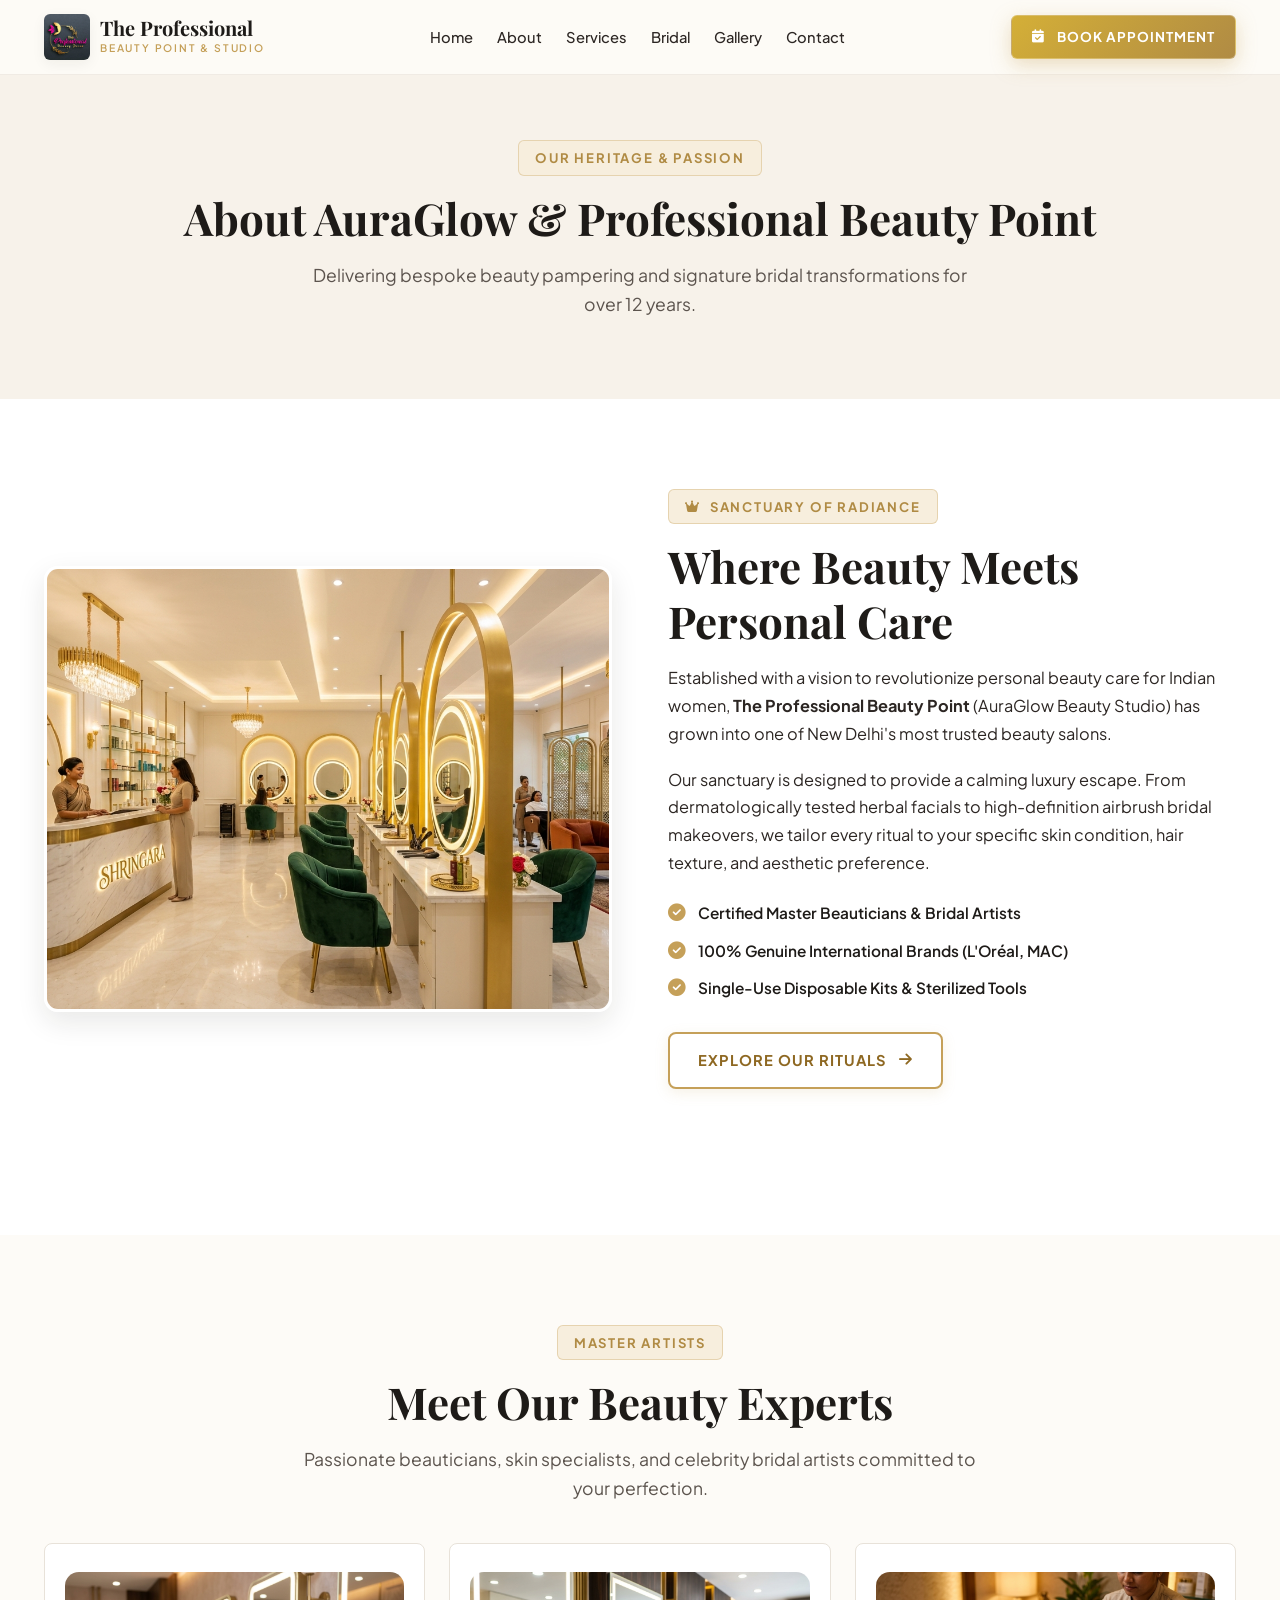
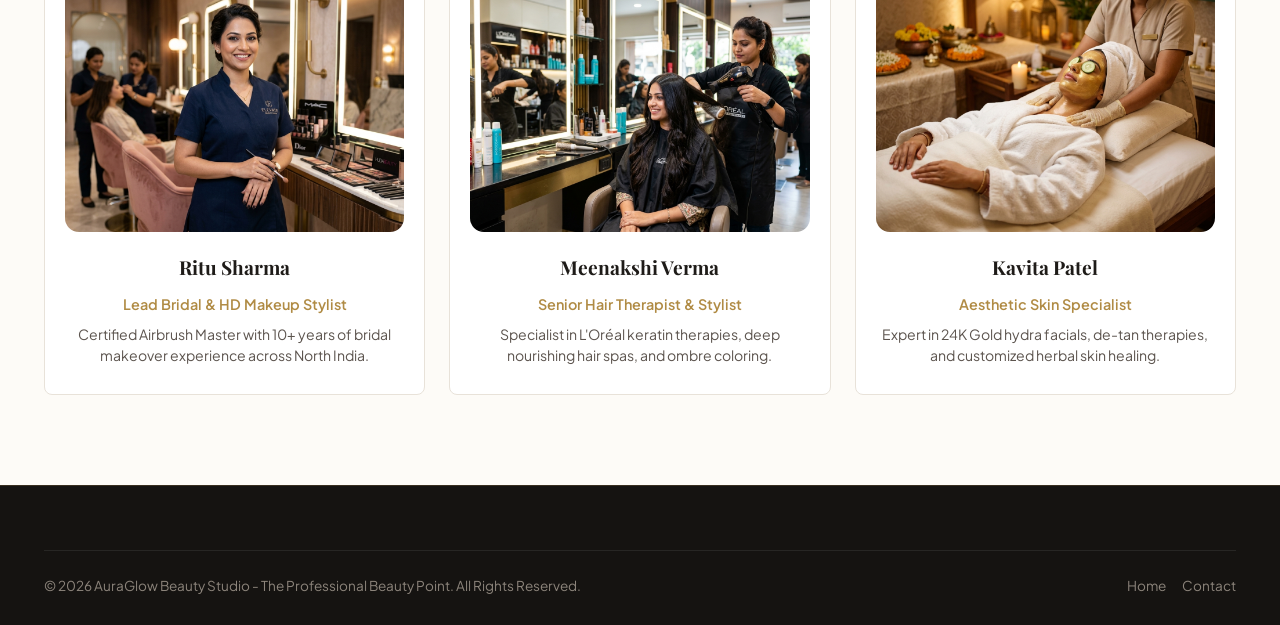
<file: about.html>
<!DOCTYPE html>
<html lang="en">
<head>
  <meta charset="UTF-8">
  <meta name="viewport" content="width=device-width, initial-scale=1.0, maximum-scale=5.0">
  <title>About Us | AuraGlow & The Professional Beauty Point</title>
  <meta name="description" content="Learn more about AuraGlow Beauty Studio and The Professional Beauty Point - Delhi's premier Indian beauty parlour and bridal salon.">
  
  <link rel="icon" type="image/jpeg" href="assets/images/logo.jpg">
  <link rel="stylesheet" href="https://cdnjs.cloudflare.com/ajax/libs/font-awesome/6.4.0/css/all.min.css">
  <link rel="stylesheet" href="css/style.css">
</head>
<body>

  <!-- HEADER -->
  <header class="header">
    <div class="container navbar">
      <a href="index.html" class="brand-logo-wrapper">
        <img src="assets/images/logo.jpg" alt="Logo" class="logo-img">
        <div class="brand-text">
          <span class="brand-title">The Professional</span>
          <span class="brand-subtitle">BEAUTY POINT & STUDIO</span>
        </div>
      </a>

      <nav>
        <ul class="nav-links">
          <li><a href="index.html" class="nav-link">Home</a></li>
          <li><a href="about.html" class="nav-link active">About</a></li>
          <li><a href="services.html" class="nav-link">Services</a></li>
          <li><a href="bridal.html" class="nav-link">Bridal</a></li>
          <li><a href="gallery.html" class="nav-link">Gallery</a></li>
          <li><a href="contact.html" class="nav-link">Contact</a></li>
        </ul>
      </nav>

      <div class="header-cta">
        <a href="contact.html#booking" class="btn btn-primary btn-sm">
          <i class="fa-solid fa-calendar-check"></i> Book Appointment
        </a>
      </div>

      <button class="hamburger-btn" aria-label="Toggle Navigation"><i class="fa-solid fa-bars"></i></button>
    </div>
  </header>

  <!-- Mobile Navigation Drawer -->
  <div class="mobile-nav-overlay"></div>
  <div class="mobile-nav-drawer">
    <div>
      <div class="mobile-drawer-header">
        <div class="brand-logo-wrapper">
          <img src="assets/images/logo.jpg" alt="Logo" class="logo-img" style="height: 38px;">
          <div class="brand-text">
            <span class="brand-title" style="font-size: 1.1rem;">The Professional</span>
            <span class="brand-subtitle">BEAUTY POINT</span>
          </div>
        </div>
        <button class="mobile-close-btn">&times;</button>
      </div>

      <nav class="mobile-nav-links">
        <a href="index.html" class="mobile-nav-link"><i class="fa-solid fa-house"></i> Home</a>
        <a href="about.html" class="mobile-nav-link"><i class="fa-solid fa-heart"></i> About Us</a>
        <a href="services.html" class="mobile-nav-link"><i class="fa-solid fa-spa"></i> Services</a>
        <a href="bridal.html" class="mobile-nav-link"><i class="fa-solid fa-crown"></i> Bridal Studio</a>
        <a href="gallery.html" class="mobile-nav-link"><i class="fa-solid fa-images"></i> Gallery</a>
        <a href="contact.html" class="mobile-nav-link"><i class="fa-solid fa-location-dot"></i> Contact Us</a>
      </nav>
    </div>

    <div style="margin-top: 24px;">
      <a href="contact.html#booking" class="btn btn-primary btn-full">
        <i class="fa-solid fa-calendar-check"></i> Book Appointment
      </a>
    </div>
  </div>

  <!-- PAGE HERO HEADER -->
  <section style="padding-top: 140px; padding-bottom: 40px; background: var(--secondary-beige); text-align: center;">
    <div class="container">
      <span class="section-tag">Our Heritage & Passion</span>
      <h1 class="section-title">About AuraGlow & Professional Beauty Point</h1>
      <p class="section-subtitle">Delivering bespoke beauty pampering and signature bridal transformations for over 12 years.</p>
    </div>
  </section>

  <!-- STORY SECTION -->
  <section class="section-padding" style="background: #FFFFFF;">
    <div class="container">
      <div class="about-grid">
        <div class="about-img-box">
          <img src="assets/images/salon-interior.jpg" alt="Salon Interior Sanctuary">
        </div>
        <div class="about-content">
          <span class="section-tag"><i class="fa-solid fa-crown"></i> Sanctuary of Radiance</span>
          <h2 class="section-title">Where Beauty Meets Personal Care</h2>
          <p>
            Established with a vision to revolutionize personal beauty care for Indian women, <strong>The Professional Beauty Point</strong> (AuraGlow Beauty Studio) has grown into one of New Delhi's most trusted beauty salons.
          </p>
          <p>
            Our sanctuary is designed to provide a calming luxury escape. From dermatologically tested herbal facials to high-definition airbrush bridal makeovers, we tailor every ritual to your specific skin condition, hair texture, and aesthetic preference.
          </p>

          <div class="about-highlights-list">
            <div class="about-highlight-item">
              <i class="fa-solid fa-circle-check"></i> Certified Master Beauticians & Bridal Artists
            </div>
            <div class="about-highlight-item">
              <i class="fa-solid fa-circle-check"></i> 100% Genuine International Brands (L'Oréal, MAC)
            </div>
            <div class="about-highlight-item">
              <i class="fa-solid fa-circle-check"></i> Single-Use Disposable Kits & Sterilized Tools
            </div>
          </div>

          <div style="margin-top: 24px;">
            <a href="services.html" class="btn btn-outline-gold">
              Explore Our Rituals <i class="fa-solid fa-arrow-right btn-icon-circle"></i>
            </a>
          </div>
        </div>
      </div>
    </div>
  </section>

  <!-- TEAM SHOWCASE -->
  <section class="section-padding" style="background: var(--primary-ivory);">
    <div class="container text-center">
      <span class="section-tag">Master Artists</span>
      <h2 class="section-title">Meet Our Beauty Experts</h2>
      <p class="section-subtitle">Passionate beauticians, skin specialists, and celebrity bridal artists committed to your perfection.</p>

      <div class="feature-cards-grid" style="grid-template-columns: repeat(auto-fit, minmax(280px, 1fr));">
        <div class="feature-card" style="background: #FFFFFF; text-align: center;">
          <img src="assets/images/team-artist.jpg" alt="Senior Bridal Artist" style="width: 100%; height: 260px; object-fit: cover; border-radius: var(--radius-md); margin-bottom: 20px;">
          <h3>Ritu Sharma</h3>
          <p style="color: var(--champagne-gold-hover); font-weight: 600; margin-bottom: 8px;">Lead Bridal & HD Makeup Stylist</p>
          <p style="font-size: 0.88rem; color: var(--text-muted);">Certified Airbrush Master with 10+ years of bridal makeover experience across North India.</p>
        </div>

        <div class="feature-card" style="background: #FFFFFF; text-align: center;">
          <img src="assets/images/service-hair.jpg" alt="Hair Care Specialist" style="width: 100%; height: 260px; object-fit: cover; border-radius: var(--radius-md); margin-bottom: 20px;">
          <h3>Meenakshi Verma</h3>
          <p style="color: var(--champagne-gold-hover); font-weight: 600; margin-bottom: 8px;">Senior Hair Therapist & Stylist</p>
          <p style="font-size: 0.88rem; color: var(--text-muted);">Specialist in L'Oréal keratin therapies, deep nourishing hair spas, and ombre coloring.</p>
        </div>

        <div class="feature-card" style="background: #FFFFFF; text-align: center;">
          <img src="assets/images/service-facial.jpg" alt="Skin Care Aesthetician" style="width: 100%; height: 260px; object-fit: cover; border-radius: var(--radius-md); margin-bottom: 20px;">
          <h3>Kavita Patel</h3>
          <p style="color: var(--champagne-gold-hover); font-weight: 600; margin-bottom: 8px;">Aesthetic Skin Specialist</p>
          <p style="font-size: 0.88rem; color: var(--text-muted);">Expert in 24K Gold hydra facials, de-tan therapies, and customized herbal skin healing.</p>
        </div>
      </div>
    </div>
  </section>

  <!-- FOOTER -->
  <footer class="footer">
    <div class="container">
      <div class="footer-bottom">
        <p>© 2026 AuraGlow Beauty Studio - The Professional Beauty Point. All Rights Reserved.</p>
        <div style="display: flex; gap: 16px;">
          <a href="index.html" style="color: #8C847B;">Home</a>
          <a href="contact.html" style="color: #8C847B;">Contact</a>
        </div>
      </div>
    </div>
  </footer>

  <script src="js/main.js"></script>
</body>
</html>
</file>
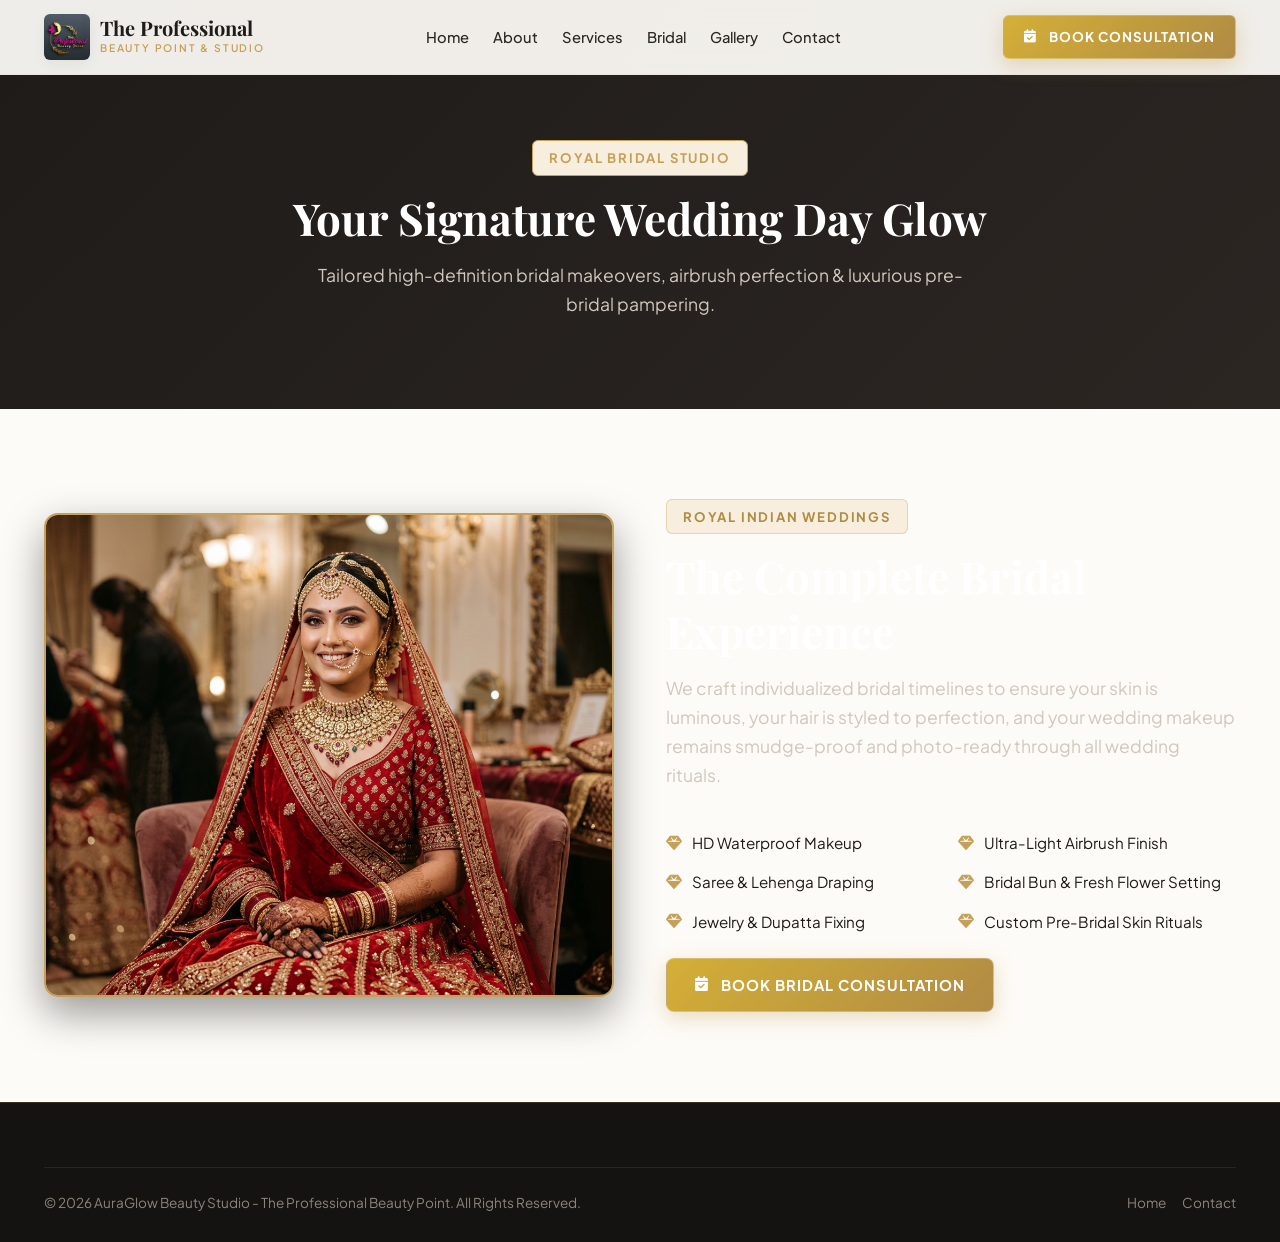
<file: bridal.html>
<!DOCTYPE html>
<html lang="en">
<head>
  <meta charset="UTF-8">
  <meta name="viewport" content="width=device-width, initial-scale=1.0, maximum-scale=5.0">
  <title>Bridal Studio & Packages | AuraGlow & The Professional Beauty Point</title>
  <meta name="description" content="Royal Indian Bridal Makeup Studio offering HD & Airbrush bridal makeovers, pre-bridal glow packages, saree draping, and trial consultations.">
  
  <link rel="icon" type="image/jpeg" href="assets/images/logo.jpg">
  <link rel="stylesheet" href="https://cdnjs.cloudflare.com/ajax/libs/font-awesome/6.4.0/css/all.min.css">
  <link rel="stylesheet" href="css/style.css">
</head>
<body>

  <!-- HEADER -->
  <header class="header">
    <div class="container navbar">
      <a href="index.html" class="brand-logo-wrapper">
        <img src="assets/images/logo.jpg" alt="Logo" class="logo-img">
        <div class="brand-text">
          <span class="brand-title">The Professional</span>
          <span class="brand-subtitle">BEAUTY POINT & STUDIO</span>
        </div>
      </a>

      <nav>
        <ul class="nav-links">
          <li><a href="index.html" class="nav-link">Home</a></li>
          <li><a href="about.html" class="nav-link">About</a></li>
          <li><a href="services.html" class="nav-link">Services</a></li>
          <li><a href="bridal.html" class="nav-link active">Bridal</a></li>
          <li><a href="gallery.html" class="nav-link">Gallery</a></li>
          <li><a href="contact.html" class="nav-link">Contact</a></li>
        </ul>
      </nav>

      <div class="header-cta">
        <a href="contact.html#booking" class="btn btn-primary btn-sm">
          <i class="fa-solid fa-calendar-check"></i> Book Consultation
        </a>
      </div>

      <button class="hamburger-btn" aria-label="Toggle Navigation"><i class="fa-solid fa-bars"></i></button>
    </div>
  </header>

  <!-- Mobile Drawer -->
  <div class="mobile-nav-overlay"></div>
  <div class="mobile-nav-drawer">
    <div>
      <div class="mobile-drawer-header">
        <div class="brand-logo-wrapper">
          <img src="assets/images/logo.jpg" alt="Logo" class="logo-img" style="height: 38px;">
          <div class="brand-text">
            <span class="brand-title" style="font-size: 1.1rem;">The Professional</span>
            <span class="brand-subtitle">BEAUTY POINT</span>
          </div>
        </div>
        <button class="mobile-close-btn">&times;</button>
      </div>

      <nav class="mobile-nav-links">
        <a href="index.html" class="mobile-nav-link"><i class="fa-solid fa-house"></i> Home</a>
        <a href="about.html" class="mobile-nav-link"><i class="fa-solid fa-heart"></i> About Us</a>
        <a href="services.html" class="mobile-nav-link"><i class="fa-solid fa-spa"></i> Services</a>
        <a href="bridal.html" class="mobile-nav-link"><i class="fa-solid fa-crown"></i> Bridal Studio</a>
        <a href="gallery.html" class="mobile-nav-link"><i class="fa-solid fa-images"></i> Gallery</a>
        <a href="contact.html" class="mobile-nav-link"><i class="fa-solid fa-location-dot"></i> Contact Us</a>
      </nav>
    </div>

    <div style="margin-top: 24px;">
      <a href="contact.html#booking" class="btn btn-primary btn-full">
        <i class="fa-solid fa-calendar-check"></i> Book Consultation
      </a>
    </div>
  </div>

  <!-- HERO -->
  <section style="padding-top: 140px; padding-bottom: 50px; background: linear-gradient(135deg, #1E1B18 0%, #2C2623 100%); color: #FFFFFF; text-align: center;">
    <div class="container">
      <span class="section-tag" style="color: var(--champagne-gold); border-color: var(--champagne-gold);">Royal Bridal Studio</span>
      <h1 class="section-title" style="color: #FFFFFF;">Your Signature Wedding Day Glow</h1>
      <p class="section-subtitle" style="color: #D1C7BD;">Tailored high-definition bridal makeovers, airbrush perfection & luxurious pre-bridal pampering.</p>
    </div>
  </section>

  <!-- BRIDAL FEATURE SHOWCASE -->
  <section class="section-padding" style="background: var(--primary-ivory);">
    <div class="container">
      <div class="bridal-grid">
        <div class="bridal-img-wrapper">
          <img src="assets/images/bridal-main.jpg" alt="Indian Bride">
        </div>
        <div class="bridal-content">
          <span class="section-tag">Royal Indian Weddings</span>
          <h2 class="section-title">The Complete Bridal Experience</h2>
          <p class="section-subtitle" style="margin-left: 0; text-align: left;">
            We craft individualized bridal timelines to ensure your skin is luminous, your hair is styled to perfection, and your wedding makeup remains smudge-proof and photo-ready through all wedding rituals.
          </p>

          <div class="bridal-list" style="margin-bottom: 24px;">
            <div class="bridal-item" style="color: var(--dark-charcoal);"><i class="fa-solid fa-gem"></i> HD Waterproof Makeup</div>
            <div class="bridal-item" style="color: var(--dark-charcoal);"><i class="fa-solid fa-gem"></i> Ultra-Light Airbrush Finish</div>
            <div class="bridal-item" style="color: var(--dark-charcoal);"><i class="fa-solid fa-gem"></i> Saree & Lehenga Draping</div>
            <div class="bridal-item" style="color: var(--dark-charcoal);"><i class="fa-solid fa-gem"></i> Bridal Bun & Fresh Flower Setting</div>
            <div class="bridal-item" style="color: var(--dark-charcoal);"><i class="fa-solid fa-gem"></i> Jewelry & Dupatta Fixing</div>
            <div class="bridal-item" style="color: var(--dark-charcoal);"><i class="fa-solid fa-gem"></i> Custom Pre-Bridal Skin Rituals</div>
          </div>

          <a href="contact.html#booking" class="btn btn-primary">
            <i class="fa-solid fa-calendar-check"></i> Book Bridal Consultation
          </a>
        </div>
      </div>
    </div>
  </section>

  <!-- FOOTER -->
  <footer class="footer">
    <div class="container">
      <div class="footer-bottom">
        <p>© 2026 AuraGlow Beauty Studio - The Professional Beauty Point. All Rights Reserved.</p>
        <div style="display: flex; gap: 16px;">
          <a href="index.html" style="color: #8C847B;">Home</a>
          <a href="contact.html" style="color: #8C847B;">Contact</a>
        </div>
      </div>
    </div>
  </footer>

  <script src="js/main.js"></script>
</body>
</html>
</file>
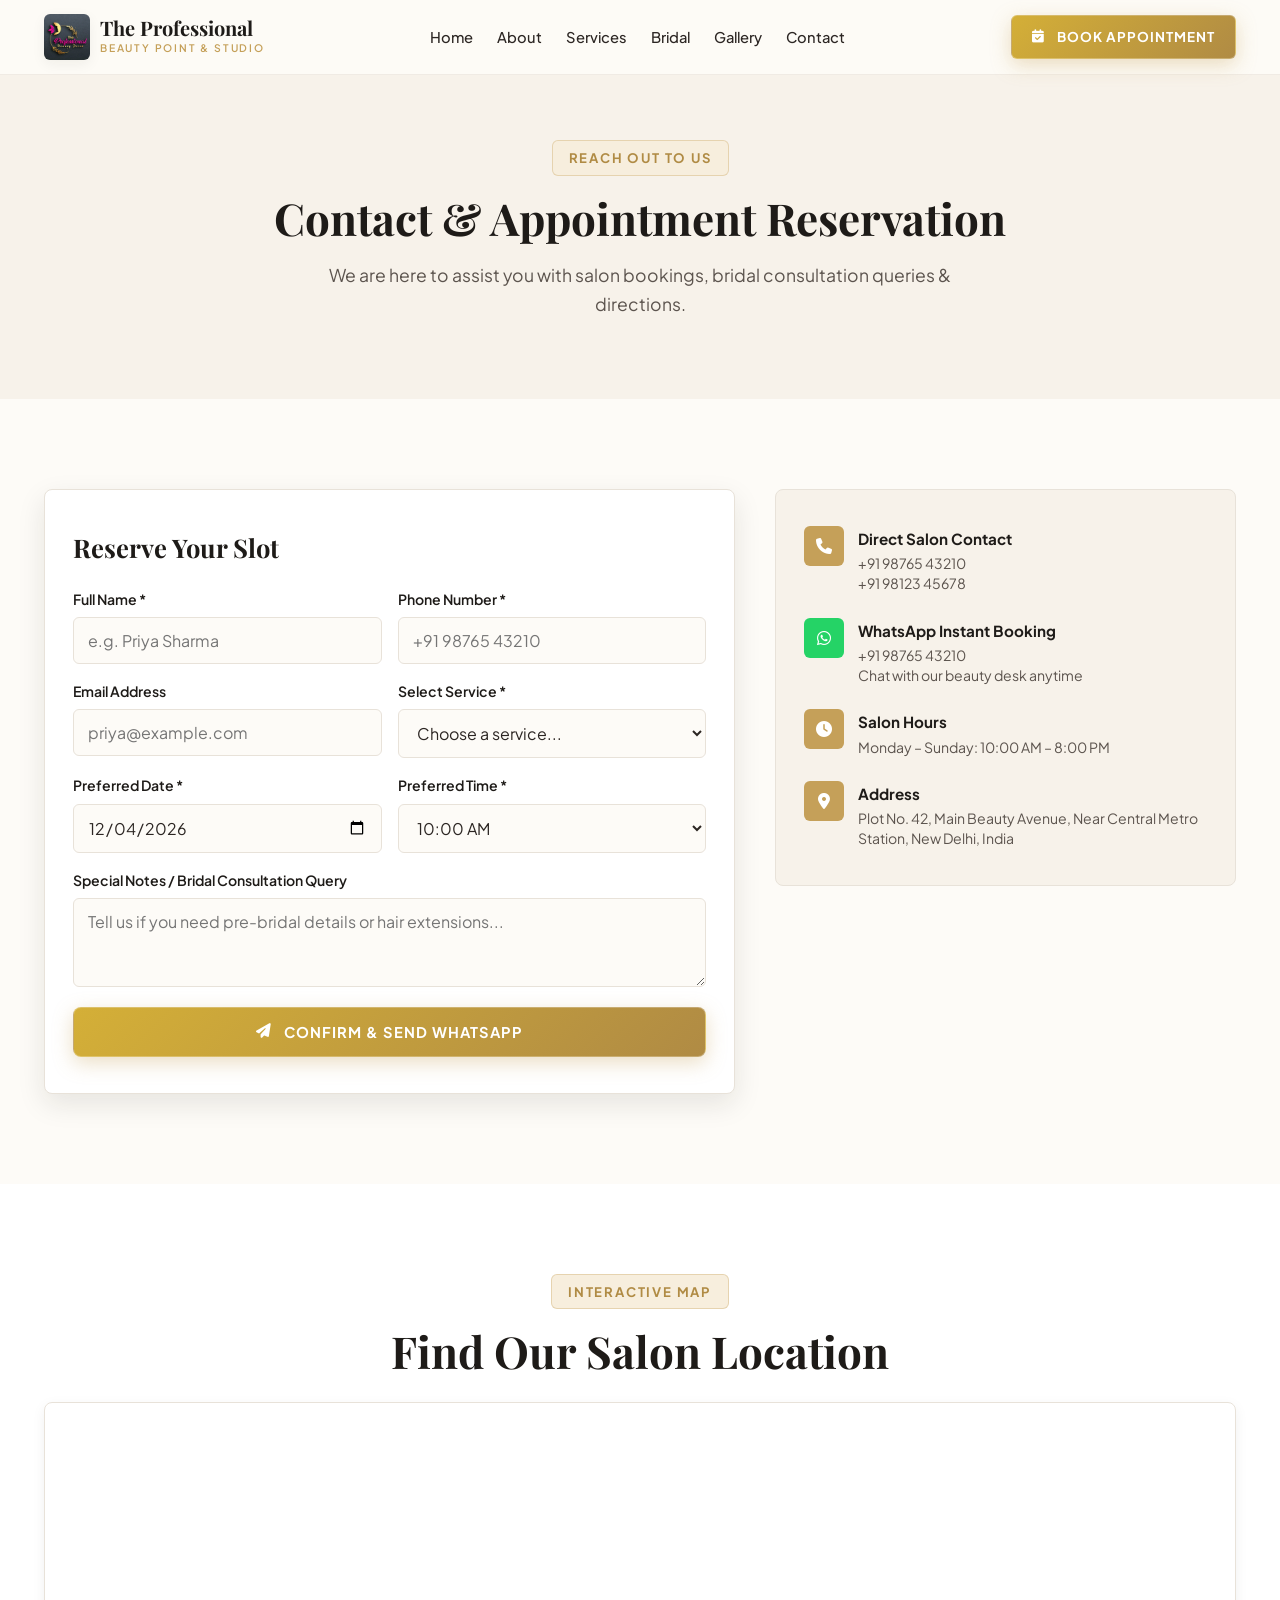
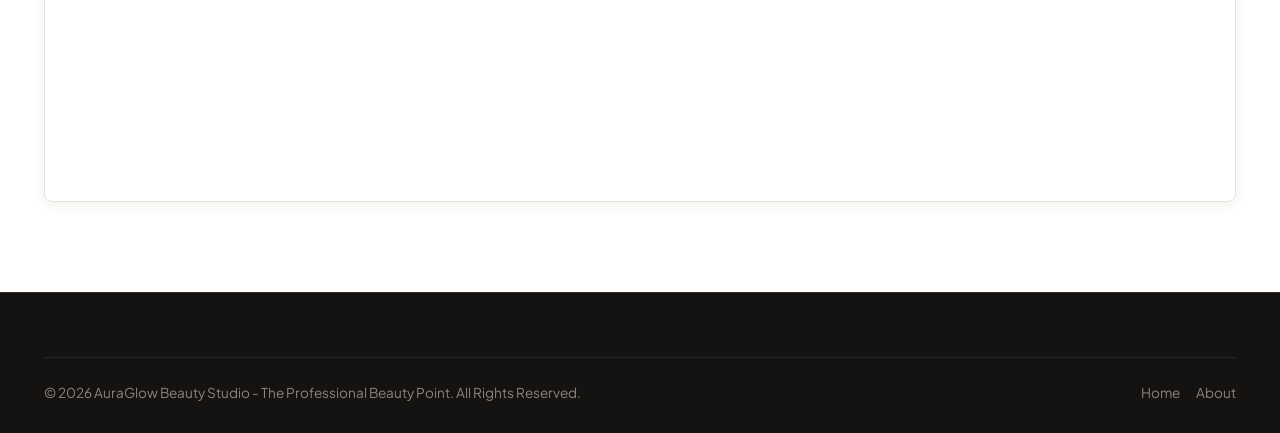
<file: contact.html>
<!DOCTYPE html>
<html lang="en">
<head>
  <meta charset="UTF-8">
  <meta name="viewport" content="width=device-width, initial-scale=1.0, maximum-scale=5.0">
  <title>Contact Us & Book Appointment | AuraGlow & The Professional Beauty Point</title>
  <meta name="description" content="Get in touch with The Professional Beauty Point & AuraGlow Beauty Studio. Call +91 98765 43210 or book your appointment online.">
  
  <link rel="icon" type="image/jpeg" href="assets/images/logo.jpg">
  <link rel="stylesheet" href="https://cdnjs.cloudflare.com/ajax/libs/font-awesome/6.4.0/css/all.min.css">
  <link rel="stylesheet" href="css/style.css">
</head>
<body>

  <!-- HEADER -->
  <header class="header">
    <div class="container navbar">
      <a href="index.html" class="brand-logo-wrapper">
        <img src="assets/images/logo.jpg" alt="Logo" class="logo-img">
        <div class="brand-text">
          <span class="brand-title">The Professional</span>
          <span class="brand-subtitle">BEAUTY POINT & STUDIO</span>
        </div>
      </a>

      <nav>
        <ul class="nav-links">
          <li><a href="index.html" class="nav-link">Home</a></li>
          <li><a href="about.html" class="nav-link">About</a></li>
          <li><a href="services.html" class="nav-link">Services</a></li>
          <li><a href="bridal.html" class="nav-link">Bridal</a></li>
          <li><a href="gallery.html" class="nav-link">Gallery</a></li>
          <li><a href="contact.html" class="nav-link active">Contact</a></li>
        </ul>
      </nav>

      <div class="header-cta">
        <a href="#booking" class="btn btn-primary btn-sm">
          <i class="fa-solid fa-calendar-check"></i> Book Appointment
        </a>
      </div>

      <button class="hamburger-btn" aria-label="Toggle Navigation"><i class="fa-solid fa-bars"></i></button>
    </div>
  </header>

  <!-- Mobile Drawer -->
  <div class="mobile-nav-overlay"></div>
  <div class="mobile-nav-drawer">
    <div>
      <div class="mobile-drawer-header">
        <div class="brand-logo-wrapper">
          <img src="assets/images/logo.jpg" alt="Logo" class="logo-img" style="height: 38px;">
          <div class="brand-text">
            <span class="brand-title" style="font-size: 1.1rem;">The Professional</span>
            <span class="brand-subtitle">BEAUTY POINT</span>
          </div>
        </div>
        <button class="mobile-close-btn">&times;</button>
      </div>

      <nav class="mobile-nav-links">
        <a href="index.html" class="mobile-nav-link"><i class="fa-solid fa-house"></i> Home</a>
        <a href="about.html" class="mobile-nav-link"><i class="fa-solid fa-heart"></i> About Us</a>
        <a href="services.html" class="mobile-nav-link"><i class="fa-solid fa-spa"></i> Services</a>
        <a href="bridal.html" class="mobile-nav-link"><i class="fa-solid fa-crown"></i> Bridal Studio</a>
        <a href="gallery.html" class="mobile-nav-link"><i class="fa-solid fa-images"></i> Gallery</a>
        <a href="contact.html" class="mobile-nav-link"><i class="fa-solid fa-location-dot"></i> Contact Us</a>
      </nav>
    </div>

    <div style="margin-top: 24px;">
      <a href="#booking" class="btn btn-primary btn-full">
        <i class="fa-solid fa-calendar-check"></i> Book Appointment
      </a>
    </div>
  </div>

  <!-- HERO -->
  <section style="padding-top: 140px; padding-bottom: 40px; background: var(--secondary-beige); text-align: center;">
    <div class="container">
      <span class="section-tag">Reach Out To Us</span>
      <h1 class="section-title">Contact & Appointment Reservation</h1>
      <p class="section-subtitle">We are here to assist you with salon bookings, bridal consultation queries & directions.</p>
    </div>
  </section>

  <!-- BOOKING & CONTACT CONTAINER -->
  <section id="booking" class="booking-section section-padding">
    <div class="container">
      <div class="booking-grid">
        <div class="booking-form-card">
          <h3 style="font-family: var(--font-heading); font-size: 1.6rem; color: var(--dark-charcoal); margin-bottom: 20px;">Reserve Your Slot</h3>
          <form id="appointmentForm">
            <div class="form-grid">
              <div class="form-group">
                <label for="fullName">Full Name *</label>
                <input type="text" id="fullName" class="form-control" placeholder="e.g. Priya Sharma" required>
              </div>

              <div class="form-group">
                <label for="phoneNumber">Phone Number *</label>
                <input type="tel" id="phoneNumber" class="form-control" placeholder="+91 98765 43210" required>
              </div>

              <div class="form-group">
                <label for="emailAddr">Email Address</label>
                <input type="email" id="emailAddr" class="form-control" placeholder="priya@example.com">
              </div>

              <div class="form-group">
                <label for="selectService">Select Service *</label>
                <select id="selectService" class="form-control" required>
                  <option value="" disabled selected>Choose a service...</option>
                  <option value="Haircut & Styling">Haircut & Styling (₹499+)</option>
                  <option value="Hair Spa">Hair Spa (₹999+)</option>
                  <option value="Hair Color">Hair Color (₹1,499+)</option>
                  <option value="Facial & Cleanup">Facial & Cleanup (₹799+)</option>
                  <option value="Waxing">Waxing (₹399+)</option>
                  <option value="Threading">Threading (₹99+)</option>
                  <option value="Manicure & Pedicure">Manicure & Pedicure (₹899+)</option>
                  <option value="Party Makeup">Party Makeup (₹2,499+)</option>
                  <option value="Bridal Makeup">Bridal Makeup (₹11,999+)</option>
                  <option value="Nail Care">Nail Care & Extensions (₹599+)</option>
                  <option value="Skin Treatments">Skin Treatments (₹1,299+)</option>
                </select>
              </div>

              <div class="form-group">
                <label for="preferredDate">Preferred Date *</label>
                <input type="date" id="preferredDate" class="form-control" required>
              </div>

              <div class="form-group">
                <label for="preferredTime">Preferred Time *</label>
                <select id="preferredTime" class="form-control" required>
                  <option value="10:00 AM">10:00 AM</option>
                  <option value="12:00 PM">12:00 PM</option>
                  <option value="02:00 PM">02:00 PM</option>
                  <option value="04:00 PM">04:00 PM</option>
                  <option value="06:00 PM">06:00 PM</option>
                </select>
              </div>

              <div class="form-group full-width">
                <label for="bookingMessage">Special Notes / Bridal Consultation Query</label>
                <textarea id="bookingMessage" class="form-control" rows="3" placeholder="Tell us if you need pre-bridal details or hair extensions..."></textarea>
              </div>
            </div>

            <div style="margin-top: 20px;">
              <button type="submit" class="btn btn-primary btn-full">
                <i class="fa-solid fa-paper-plane"></i> Confirm & Send WhatsApp
              </button>
            </div>
          </form>
        </div>

        <div class="booking-info-box">
          <div class="info-item">
            <div class="info-icon"><i class="fa-solid fa-phone"></i></div>
            <div class="info-details">
              <h4>Direct Salon Contact</h4>
              <p>+91 98765 43210<br>+91 98123 45678</p>
            </div>
          </div>

          <div class="info-item">
            <div class="info-icon" style="background: #25D366;"><i class="fa-brands fa-whatsapp"></i></div>
            <div class="info-details">
              <h4>WhatsApp Instant Booking</h4>
              <p>+91 98765 43210<br>Chat with our beauty desk anytime</p>
            </div>
          </div>

          <div class="info-item">
            <div class="info-icon"><i class="fa-solid fa-clock"></i></div>
            <div class="info-details">
              <h4>Salon Hours</h4>
              <p>Monday – Sunday: 10:00 AM – 8:00 PM</p>
            </div>
          </div>

          <div class="info-item">
            <div class="info-icon"><i class="fa-solid fa-location-dot"></i></div>
            <div class="info-details">
              <h4>Address</h4>
              <p>Plot No. 42, Main Beauty Avenue, Near Central Metro Station, New Delhi, India</p>
            </div>
          </div>
        </div>
      </div>
    </div>
  </section>

  <!-- MAP -->
  <section class="section-padding" style="background: #FFFFFF;">
    <div class="container">
      <div class="text-center" style="margin-bottom: 24px;">
        <span class="section-tag">Interactive Map</span>
        <h2 class="section-title">Find Our Salon Location</h2>
      </div>
      <div class="map-card" style="height: 400px;">
        <iframe src="https://www.google.com/maps/embed?pb=!1m18!1m12!1m3!1d14008.114827184227!2d77.2090212!3d28.6139391!2m3!1f0!2f0!3f0!3m2!1i1024!2i768!4f13.1!3m3!1m2!1s0x390ce2db961be393%3A0xf6c7670c708f8101!2sConnaught%20Place%2C%20New%20Delhi%2C%20Delhi!5e0!3m2!1sen!2sin!4v1700000000000!5m2!1sen!2sin" allowfullscreen="" loading="lazy"></iframe>
      </div>
    </div>
  </section>

  <!-- FOOTER -->
  <footer class="footer">
    <div class="container">
      <div class="footer-bottom">
        <p>© 2026 AuraGlow Beauty Studio - The Professional Beauty Point. All Rights Reserved.</p>
        <div style="display: flex; gap: 16px;">
          <a href="index.html" style="color: #8C847B;">Home</a>
          <a href="about.html" style="color: #8C847B;">About</a>
        </div>
      </div>
    </div>
  </footer>

  <script src="js/main.js"></script>
</body>
</html>
</file>
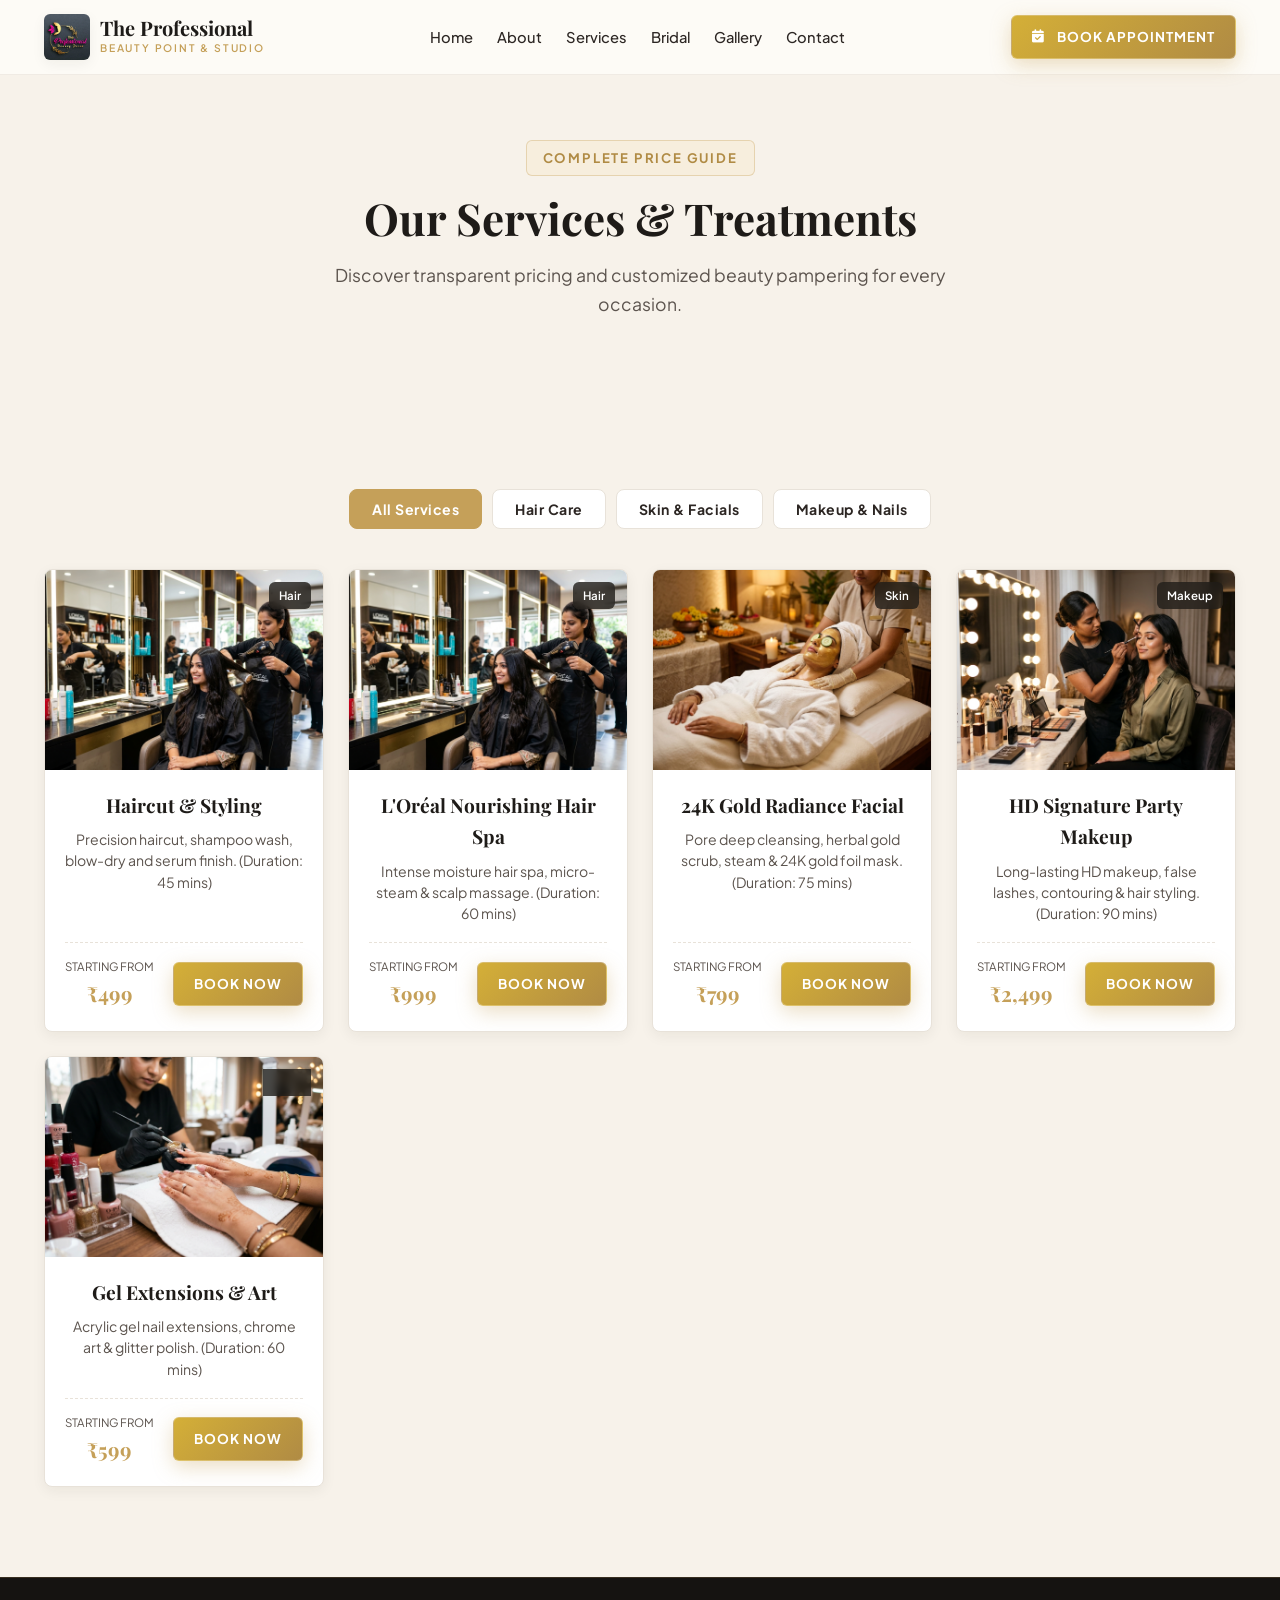
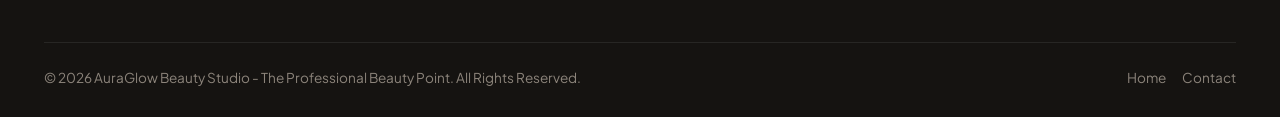
<file: services.html>
<!DOCTYPE html>
<html lang="en">
<head>
  <meta charset="UTF-8">
  <meta name="viewport" content="width=device-width, initial-scale=1.0, maximum-scale=5.0">
  <title>Services & Price List | AuraGlow & The Professional Beauty Point</title>
  <meta name="description" content="Explore our complete menu of beauty treatments, facials, hair spa, party makeup, and nail art pricing at The Professional Beauty Point.">
  
  <link rel="icon" type="image/jpeg" href="assets/images/logo.jpg">
  <link rel="stylesheet" href="https://cdnjs.cloudflare.com/ajax/libs/font-awesome/6.4.0/css/all.min.css">
  <link rel="stylesheet" href="css/style.css">
</head>
<body>

  <!-- HEADER -->
  <header class="header">
    <div class="container navbar">
      <a href="index.html" class="brand-logo-wrapper">
        <img src="assets/images/logo.jpg" alt="Logo" class="logo-img">
        <div class="brand-text">
          <span class="brand-title">The Professional</span>
          <span class="brand-subtitle">BEAUTY POINT & STUDIO</span>
        </div>
      </a>

      <nav>
        <ul class="nav-links">
          <li><a href="index.html" class="nav-link">Home</a></li>
          <li><a href="about.html" class="nav-link">About</a></li>
          <li><a href="services.html" class="nav-link active">Services</a></li>
          <li><a href="bridal.html" class="nav-link">Bridal</a></li>
          <li><a href="gallery.html" class="nav-link">Gallery</a></li>
          <li><a href="contact.html" class="nav-link">Contact</a></li>
        </ul>
      </nav>

      <div class="header-cta">
        <a href="contact.html#booking" class="btn btn-primary btn-sm">
          <i class="fa-solid fa-calendar-check"></i> Book Appointment
        </a>
      </div>

      <button class="hamburger-btn" aria-label="Toggle Navigation"><i class="fa-solid fa-bars"></i></button>
    </div>
  </header>

  <!-- Mobile Navigation Drawer -->
  <div class="mobile-nav-overlay"></div>
  <div class="mobile-nav-drawer">
    <div>
      <div class="mobile-drawer-header">
        <div class="brand-logo-wrapper">
          <img src="assets/images/logo.jpg" alt="Logo" class="logo-img" style="height: 38px;">
          <div class="brand-text">
            <span class="brand-title" style="font-size: 1.1rem;">The Professional</span>
            <span class="brand-subtitle">BEAUTY POINT</span>
          </div>
        </div>
        <button class="mobile-close-btn">&times;</button>
      </div>

      <nav class="mobile-nav-links">
        <a href="index.html" class="mobile-nav-link"><i class="fa-solid fa-house"></i> Home</a>
        <a href="about.html" class="mobile-nav-link"><i class="fa-solid fa-heart"></i> About Us</a>
        <a href="services.html" class="mobile-nav-link"><i class="fa-solid fa-spa"></i> Services</a>
        <a href="bridal.html" class="mobile-nav-link"><i class="fa-solid fa-crown"></i> Bridal Studio</a>
        <a href="gallery.html" class="mobile-nav-link"><i class="fa-solid fa-images"></i> Gallery</a>
        <a href="contact.html" class="mobile-nav-link"><i class="fa-solid fa-location-dot"></i> Contact Us</a>
      </nav>
    </div>

    <div style="margin-top: 24px;">
      <a href="contact.html#booking" class="btn btn-primary btn-full">
        <i class="fa-solid fa-calendar-check"></i> Book Appointment
      </a>
    </div>
  </div>

  <!-- HERO -->
  <section style="padding-top: 140px; padding-bottom: 40px; background: var(--secondary-beige); text-align: center;">
    <div class="container">
      <span class="section-tag">Complete Price Guide</span>
      <h1 class="section-title">Our Services & Treatments</h1>
      <p class="section-subtitle">Discover transparent pricing and customized beauty pampering for every occasion.</p>
    </div>
  </section>

  <!-- SERVICES CONTAINER -->
  <section class="services-section section-padding">
    <div class="container text-center">
      <div class="filter-tab-bar">
        <button class="filter-btn active" data-filter="all">All Services</button>
        <button class="filter-btn" data-filter="hair">Hair Care</button>
        <button class="filter-btn" data-filter="skin">Skin & Facials</button>
        <button class="filter-btn" data-filter="makeup">Makeup & Nails</button>
      </div>

      <div class="services-grid">
        <!-- Service Cards -->
        <div class="service-card" data-category="hair">
          <div class="service-img-wrapper"><img src="assets/images/service-hair.jpg" alt="Haircut"><span class="service-tag-badge">Hair</span></div>
          <div class="service-content">
            <h3 class="service-title">Haircut & Styling</h3>
            <p class="service-desc">Precision haircut, shampoo wash, blow-dry and serum finish. (Duration: 45 mins)</p>
            <div class="service-footer">
              <div class="service-price"><span class="price-label">Starting From</span><span class="price-val">₹499</span></div>
              <a href="contact.html#booking" class="btn btn-primary btn-sm">Book Now</a>
            </div>
          </div>
        </div>

        <div class="service-card" data-category="hair">
          <div class="service-img-wrapper"><img src="assets/images/service-hair.jpg" alt="Hair Spa"><span class="service-tag-badge">Hair</span></div>
          <div class="service-content">
            <h3 class="service-title">L'Oréal Nourishing Hair Spa</h3>
            <p class="service-desc">Intense moisture hair spa, micro-steam & scalp massage. (Duration: 60 mins)</p>
            <div class="service-footer">
              <div class="service-price"><span class="price-label">Starting From</span><span class="price-val">₹999</span></div>
              <a href="contact.html#booking" class="btn btn-primary btn-sm">Book Now</a>
            </div>
          </div>
        </div>

        <div class="service-card" data-category="skin">
          <div class="service-img-wrapper"><img src="assets/images/service-facial.jpg" alt="Gold Facial"><span class="service-tag-badge">Skin</span></div>
          <div class="service-content">
            <h3 class="service-title">24K Gold Radiance Facial</h3>
            <p class="service-desc">Pore deep cleansing, herbal gold scrub, steam & 24K gold foil mask. (Duration: 75 mins)</p>
            <div class="service-footer">
              <div class="service-price"><span class="price-label">Starting From</span><span class="price-val">₹799</span></div>
              <a href="contact.html#booking" class="btn btn-primary btn-sm">Book Now</a>
            </div>
          </div>
        </div>

        <div class="service-card" data-category="makeup">
          <div class="service-img-wrapper"><img src="assets/images/service-makeup.jpg" alt="Party Makeup"><span class="service-tag-badge">Makeup</span></div>
          <div class="service-content">
            <h3 class="service-title">HD Signature Party Makeup</h3>
            <p class="service-desc">Long-lasting HD makeup, false lashes, contouring & hair styling. (Duration: 90 mins)</p>
            <div class="service-footer">
              <div class="service-price"><span class="price-label">Starting From</span><span class="price-val">₹2,499</span></div>
              <a href="contact.html#booking" class="btn btn-primary btn-sm">Book Now</a>
            </div>
          </div>
        </div>

        <div class="service-card" data-category="makeup">
          <div class="service-img-wrapper"><img src="assets/images/service-nails.jpg" alt="Gel Nail Art"><span class="service-tag-badge">Nails</span></div>
          <div class="service-content">
            <h3 class="service-title">Gel Extensions & Art</h3>
            <p class="service-desc">Acrylic gel nail extensions, chrome art & glitter polish. (Duration: 60 mins)</p>
            <div class="service-footer">
              <div class="service-price"><span class="price-label">Starting From</span><span class="price-val">₹599</span></div>
              <a href="contact.html#booking" class="btn btn-primary btn-sm">Book Now</a>
            </div>
          </div>
        </div>
      </div>
    </div>
  </section>

  <!-- FOOTER -->
  <footer class="footer">
    <div class="container">
      <div class="footer-bottom">
        <p>© 2026 AuraGlow Beauty Studio - The Professional Beauty Point. All Rights Reserved.</p>
        <div style="display: flex; gap: 16px;">
          <a href="index.html" style="color: #8C847B;">Home</a>
          <a href="contact.html" style="color: #8C847B;">Contact</a>
        </div>
      </div>
    </div>
  </footer>

  <script src="js/main.js"></script>
</body>
</html>
</file>
<file: css/style.css>
/* ==========================================================================
   AuraGlow / The Professional Beauty Point - Fully Responsive Stylesheet
   ========================================================================== */

/* --- Google Fonts Import --- */
@import url('https://fonts.googleapis.com/css2?family=Playfair+Display:ital,wght@0,400;0,600;0,700;1,400;1,600&family=Plus+Jakarta+Sans:wght@300;400;500;600;700&display=swap');

/* --- Root Variables & Theme System --- */
:root {
  --primary-ivory: #FDFBF7;
  --secondary-beige: #F7F2EA;
  --card-bg: #FFFFFF;
  --muted-rose: #C86D73;
  --muted-rose-dark: #8E3A40;
  --muted-rose-light: #F9EBEA;
  --champagne-gold: #C5A059;
  --champagne-gold-light: #F7EEDD;
  --champagne-gold-hover: #B08B44;
  --gold-glow: rgba(197, 160, 89, 0.28);
  --dark-charcoal: #1E1B18;
  --text-dark: #2C2623;
  --text-muted: #5C544E;
  --border-light: #E8E2D9;
  --border-gold: rgba(197, 160, 89, 0.45);
  
  --font-heading: 'Playfair Display', Georgia, serif;
  --font-body: 'Plus Jakarta Sans', -apple-system, BlinkMacSystemFont, sans-serif;
  
  --shadow-sm: 0 4px 14px rgba(30, 27, 24, 0.06);
  --shadow-md: 0 10px 28px rgba(30, 27, 24, 0.1);
  --shadow-lg: 0 20px 44px rgba(30, 27, 24, 0.14);
  --shadow-gold: 0 10px 28px rgba(197, 160, 89, 0.35);
  
  --radius-sm: 6px;
  --radius-btn: 8px; /* Modern Crisp Rectangular Radius */
  --radius-md: 14px;
  --radius-lg: 24px;
  --radius-full: 9999px;

  --transition-fast: 0.2s ease;
  --transition-normal: 0.35s cubic-bezier(0.4, 0, 0.2, 1);
}

/* --- Base & Reset --- */
*, *::before, *::after {
  box-sizing: border-box;
  margin: 0;
  padding: 0;
  -webkit-tap-highlight-color: transparent;
}

html {
  scroll-behavior: smooth;
  font-size: 16px;
}

body {
  font-family: var(--font-body);
  background-color: var(--primary-ivory);
  color: var(--text-dark);
  line-height: 1.65;
  overflow-x: hidden;
  -webkit-font-smoothing: antialiased;
}

img {
  max-width: 100%;
  height: auto;
  display: block;
}

a {
  color: inherit;
  text-decoration: none;
  transition: var(--transition-fast);
}

ul { list-style: none; }

button, input, select, textarea {
  font-family: inherit;
  font-size: 16px;
}

/* --- Container & Utilities --- */
.container {
  width: 100%;
  max-width: 1240px;
  margin: 0 auto;
  padding: 0 24px;
}

@media (max-width: 576px) {
  .container {
    padding: 0 16px;
  }
}

.section-padding {
  padding: 90px 0;
}

@media (max-width: 992px) {
  .section-padding {
    padding: 70px 0;
  }
}

@media (max-width: 576px) {
  .section-padding {
    padding: 50px 0;
  }
}

.text-center { text-align: center; }
.text-left { text-align: left; }

.section-tag {
  display: inline-flex;
  align-items: center;
  gap: 8px;
  font-size: 0.82rem;
  font-weight: 700;
  text-transform: uppercase;
  letter-spacing: 1.8px;
  color: var(--champagne-gold-hover);
  background: var(--champagne-gold-light);
  padding: 6px 16px;
  border-radius: var(--radius-sm);
  margin-bottom: 14px;
  border: 1px solid rgba(197, 160, 89, 0.35);
}

.section-title {
  font-family: var(--font-heading);
  font-size: clamp(1.9rem, 4vw, 2.75rem);
  font-weight: 700;
  color: var(--dark-charcoal);
  line-height: 1.25;
  margin-bottom: 16px;
}

.section-subtitle {
  font-size: clamp(0.95rem, 2vw, 1.1rem);
  color: var(--text-muted);
  max-width: 680px;
  margin: 0 auto 40px auto;
  font-weight: 400;
}

/* ==========================================================================
   SLEEK RECTANGULAR LUXURY BUTTON SYSTEM (MODERN RECTANGULAR EDGE DESIGN)
   ========================================================================== */
.btn {
  display: inline-flex;
  align-items: center;
  justify-content: center;
  gap: 12px;
  padding: 14px 28px;
  font-size: 0.92rem;
  font-weight: 700;
  letter-spacing: 1px;
  text-transform: uppercase; /* Executive Rectangular Aesthetic */
  border-radius: var(--radius-btn); /* 8px Modern Rectangular Radius */
  cursor: pointer;
  border: none;
  transition: var(--transition-normal);
  white-space: nowrap;
  min-height: 50px;
  box-sizing: border-box;
  position: relative;
}

/* Primary Metallic Gold Rectangular Button */
.btn-primary {
  background: linear-gradient(135deg, #D4AF37 0%, #B08B44 100%);
  color: #FFFFFF;
  box-shadow: 0 6px 20px rgba(197, 160, 89, 0.35);
  border: 1px solid rgba(255, 255, 255, 0.25);
}

.btn-primary:hover, .btn-primary:active {
  background: linear-gradient(135deg, #E2BD45 0%, #9F7B34 100%);
  transform: translateY(-2px);
  box-shadow: 0 10px 26px rgba(197, 160, 89, 0.5);
}

/* Secondary Rectangular Button */
.btn-secondary {
  background: #FFFFFF;
  color: var(--dark-charcoal);
  border: 1.5px solid var(--border-light);
  box-shadow: var(--shadow-sm);
}

.btn-secondary:hover, .btn-secondary:active {
  border-color: var(--champagne-gold);
  color: var(--champagne-gold-hover);
  background: var(--primary-ivory);
  transform: translateY(-2px);
  box-shadow: var(--shadow-md);
}

/* Rectangular Gold Accent Button */
.btn-outline-gold {
  background: #FFFFFF;
  color: #8E6822;
  border: 2px solid var(--champagne-gold);
  box-shadow: 0 4px 14px rgba(197, 160, 89, 0.15);
}

.btn-outline-gold:hover, .btn-outline-gold:active {
  background: linear-gradient(135deg, #D4AF37 0%, #B08B44 100%);
  color: #FFFFFF;
  border-color: var(--champagne-gold-hover);
  transform: translateY(-2px);
  box-shadow: 0 10px 24px rgba(197, 160, 89, 0.4);
}

/* Rose Velvet Rectangular Button */
.btn-rose {
  background: linear-gradient(135deg, #C86D73 0%, #A44C52 100%);
  color: #FFFFFF;
  box-shadow: 0 6px 20px rgba(200, 109, 115, 0.3);
  border: 1px solid rgba(255, 255, 255, 0.2);
}

.btn-rose:hover, .btn-rose:active {
  background: linear-gradient(135deg, #D67A80 0%, #8E3A40 100%);
  box-shadow: 0 10px 26px rgba(200, 109, 115, 0.45);
  transform: translateY(-2px);
}

.btn-sm {
  padding: 10px 20px;
  font-size: 0.84rem;
  min-height: 40px;
  border-radius: 6px;
}

.btn-full { width: 100%; }

/* Filter Tabs - Sleek Rectangular Style */
.filter-btn {
  padding: 10px 22px;
  border-radius: var(--radius-btn);
  background: #FFFFFF;
  border: 1.5px solid var(--border-light);
  font-size: 0.88rem;
  font-weight: 700;
  letter-spacing: 0.5px;
  color: var(--text-dark);
  cursor: pointer;
  transition: var(--transition-fast);
  white-space: nowrap;
}

.filter-btn.active, .filter-btn:hover {
  background: var(--champagne-gold);
  color: #FFFFFF;
  border-color: var(--champagne-gold);
}

/* --- Header Navigation --- */
.header {
  position: fixed;
  top: 0;
  left: 0;
  width: 100%;
  z-index: 1000;
  transition: var(--transition-normal);
  padding: 14px 0;
  background: rgba(253, 251, 247, 0.94);
  backdrop-filter: blur(12px);
  border-bottom: 1px solid rgba(232, 226, 217, 0.6);
}

.header.scrolled {
  padding: 10px 0;
  background: rgba(255, 255, 255, 0.98);
  box-shadow: var(--shadow-sm);
}

.navbar {
  display: flex;
  align-items: center;
  justify-content: space-between;
}

.brand-logo-wrapper {
  display: flex;
  align-items: center;
  gap: 10px;
}

.logo-img {
  height: 46px;
  width: auto;
  border-radius: 6px;
  box-shadow: var(--shadow-sm);
}

@media (max-width: 480px) {
  .logo-img { height: 38px; }
}

.brand-text {
  display: flex;
  flex-direction: column;
}

.brand-title {
  font-family: var(--font-heading);
  font-size: 1.25rem;
  font-weight: 700;
  color: var(--dark-charcoal);
  line-height: 1.1;
}

.brand-subtitle {
  font-size: 0.65rem;
  font-weight: 600;
  letter-spacing: 1.8px;
  text-transform: uppercase;
  color: var(--champagne-gold);
}

@media (max-width: 400px) {
  .brand-title { font-size: 1.05rem; }
  .brand-subtitle { font-size: 0.58rem; letter-spacing: 1px; }
}

.nav-links {
  display: flex;
  align-items: center;
  gap: 24px;
}

.nav-link {
  font-size: 0.92rem;
  font-weight: 500;
  color: var(--text-dark);
  position: relative;
  padding: 4px 0;
}

.nav-link::after {
  content: '';
  position: absolute;
  bottom: 0;
  left: 0;
  width: 0;
  height: 2px;
  background: var(--champagne-gold);
  transition: var(--transition-fast);
}

.nav-link:hover::after, .nav-link.active::after { width: 100%; }
.nav-link:hover, .nav-link.active { color: var(--champagne-gold); }

.hamburger-btn {
  display: none;
  background: none;
  border: none;
  cursor: pointer;
  padding: 10px;
  color: var(--dark-charcoal);
  font-size: 1.6rem;
  min-width: 44px;
  min-height: 44px;
  align-items: center;
  justify-content: center;
}

@media (max-width: 992px) {
  .nav-links, .header-cta { display: none; }
  .hamburger-btn { display: flex; }
}

/* Mobile Nav Drawer */
.mobile-nav-drawer {
  position: fixed;
  top: 0;
  right: -100%;
  width: 85%;
  max-width: 320px;
  height: 100vh;
  height: 100dvh;
  background: #FFFFFF;
  z-index: 1001;
  padding: 24px 20px;
  box-shadow: -8px 0 24px rgba(0, 0, 0, 0.15);
  transition: right 0.35s cubic-bezier(0.4, 0, 0.2, 1);
  display: flex;
  flex-direction: column;
  justify-content: space-between;
  overflow-y: auto;
}

.mobile-nav-drawer.active { right: 0; }

.mobile-nav-overlay {
  position: fixed;
  top: 0;
  left: 0;
  width: 100%;
  height: 100vh;
  height: 100dvh;
  background: rgba(0, 0, 0, 0.55);
  backdrop-filter: blur(4px);
  z-index: 1000;
  opacity: 0;
  visibility: hidden;
  transition: var(--transition-normal);
}

.mobile-nav-overlay.active {
  opacity: 1;
  visibility: visible;
}

.mobile-drawer-header {
  display: flex;
  align-items: center;
  justify-content: space-between;
  margin-bottom: 24px;
  padding-bottom: 16px;
  border-bottom: 1px solid var(--border-light);
}

.mobile-close-btn {
  background: rgba(0, 0, 0, 0.05);
  border: none;
  width: 36px;
  height: 36px;
  border-radius: 50%;
  font-size: 1.5rem;
  cursor: pointer;
  color: var(--text-dark);
  display: flex;
  align-items: center;
  justify-content: center;
}

.mobile-nav-links {
  display: flex;
  flex-direction: column;
  gap: 14px;
}

.mobile-nav-link {
  font-size: 1.05rem;
  font-weight: 600;
  color: var(--dark-charcoal);
  display: flex;
  align-items: center;
  gap: 12px;
  padding: 10px 12px;
  border-radius: var(--radius-sm);
}

.mobile-nav-link:hover, .mobile-nav-link:active {
  background: var(--primary-ivory);
  color: var(--champagne-gold);
}

.mobile-nav-link i {
  color: var(--champagne-gold);
  width: 24px;
}

/* --- Hero Section --- */
.hero-section {
  position: relative;
  padding-top: 135px;
  padding-bottom: 80px;
  background: radial-gradient(circle at top right, rgba(247, 242, 234, 0.9) 0%, rgba(253, 251, 247, 1) 100%);
  overflow: hidden;
}

@media (max-width: 768px) {
  .hero-section {
    padding-top: 100px;
    padding-bottom: 44px;
  }
}

.hero-grid {
  display: grid;
  grid-template-columns: 1.1fr 0.9fr;
  align-items: center;
  gap: 48px;
}

@media (max-width: 992px) {
  .hero-grid {
    grid-template-columns: 1fr;
    gap: 28px;
    text-align: center;
  }
}

.hero-content { z-index: 2; }

.hero-badge {
  display: inline-flex;
  align-items: center;
  gap: 8px;
  background: #FFFFFF;
  color: var(--muted-rose);
  border: 1px solid rgba(200, 109, 115, 0.25);
  padding: 6px 16px;
  border-radius: var(--radius-sm);
  font-size: 0.85rem;
  font-weight: 700;
  margin-bottom: 20px;
  box-shadow: 0 4px 14px rgba(200, 109, 115, 0.08);
}

.hero-title {
  font-family: var(--font-heading);
  font-size: clamp(2.1rem, 5vw, 3.6rem);
  font-weight: 700;
  color: var(--dark-charcoal);
  line-height: 1.18;
  margin-bottom: 18px;
  letter-spacing: -0.5px;
}

.hero-title span {
  color: var(--champagne-gold);
  font-style: italic;
}

.hero-subheading {
  font-size: clamp(0.95rem, 2vw, 1.15rem);
  color: var(--text-muted);
  margin-bottom: 32px;
  max-width: 540px;
  line-height: 1.65;
}

@media (max-width: 992px) {
  .hero-subheading {
    margin-left: auto;
    margin-right: auto;
  }
}

.hero-cta-group {
  display: flex;
  align-items: center;
  gap: 14px;
  margin-bottom: 36px;
}

@media (max-width: 992px) {
  .hero-cta-group { justify-content: center; }
}

@media (max-width: 576px) {
  .hero-cta-group {
    flex-direction: column;
    width: 100%;
    gap: 12px;
    margin-bottom: 28px;
  }
  .hero-cta-group .btn {
    width: 100%;
    min-height: 52px;
  }
}

.trust-line {
  display: flex;
  align-items: center;
  gap: 12px;
  font-size: 0.86rem;
  font-weight: 600;
  color: var(--text-dark);
  flex-wrap: wrap;
}

@media (max-width: 992px) {
  .trust-line { justify-content: center; }
}

@media (max-width: 576px) {
  .trust-line {
    background: #FFFFFF;
    padding: 12px 16px;
    border-radius: var(--radius-sm);
    border: 1px solid var(--border-light);
    box-shadow: var(--shadow-sm);
    justify-content: space-around;
    gap: 8px;
    font-size: 0.78rem;
  }
  .trust-line span.dot-separator { display: none; }
}

.trust-icon {
  color: var(--champagne-gold);
  margin-right: 4px;
}

.hero-image-wrapper { position: relative; }

.hero-img-card {
  position: relative;
  border-radius: var(--radius-md);
  overflow: hidden;
  box-shadow: 0 16px 36px rgba(30, 27, 24, 0.12);
  border: 3px solid #FFFFFF;
  background: #FFFFFF;
}

.hero-img-card img {
  width: 100%;
  height: 500px;
  object-fit: cover;
  transition: transform 0.6s ease;
}

@media (max-width: 992px) {
  .hero-img-card img { height: 380px; }
}

@media (max-width: 576px) {
  .hero-img-card { border-radius: 12px; }
  .hero-img-card img { height: 290px; }
}

.floating-experience-badge {
  position: absolute;
  bottom: -15px;
  left: -15px;
  background: #FFFFFF;
  padding: 14px 20px;
  border-radius: var(--radius-btn);
  box-shadow: var(--shadow-md);
  display: flex;
  align-items: center;
  gap: 12px;
  border-left: 4px solid var(--champagne-gold);
  z-index: 5;
}

@media (max-width: 576px) {
  .floating-experience-badge {
    position: relative;
    bottom: 0;
    left: 0;
    margin: -24px auto 0 auto;
    width: fit-content;
    padding: 10px 18px;
    border-radius: var(--radius-btn);
    border-left: none;
    border: 1px solid var(--border-gold);
    background: rgba(255, 255, 255, 0.96);
    backdrop-filter: blur(8px);
  }
}

.exp-number {
  font-family: var(--font-heading);
  font-size: 2rem;
  font-weight: 700;
  color: var(--champagne-gold);
  line-height: 1;
}

@media (max-width: 576px) {
  .exp-number { font-size: 1.5rem; }
}

.exp-text {
  font-size: 0.82rem;
  font-weight: 600;
  color: var(--dark-charcoal);
  line-height: 1.2;
}

/* --- About Section --- */
.about-section { background: #FFFFFF; }

.about-grid {
  display: grid;
  grid-template-columns: 1fr 1fr;
  gap: 56px;
  align-items: center;
  margin-bottom: 56px;
}

@media (max-width: 992px) {
  .about-grid {
    grid-template-columns: 1fr;
    gap: 32px;
  }
}

.about-img-box {
  position: relative;
  border-radius: var(--radius-md);
  overflow: hidden;
  box-shadow: var(--shadow-md);
  border: 3px solid #FFFFFF;
}

.about-img-box img {
  width: 100%;
  height: 440px;
  object-fit: cover;
}

@media (max-width: 576px) {
  .about-img-box img { height: 280px; }
}

.about-content p {
  font-size: 1.02rem;
  color: var(--text-dark);
  margin-bottom: 18px;
  line-height: 1.7;
}

/* About Highlights Checklist */
.about-highlights-list {
  display: flex;
  flex-direction: column;
  gap: 12px;
  margin: 24px 0 32px 0;
}

.about-highlight-item {
  display: flex;
  align-items: center;
  gap: 12px;
  font-size: 0.96rem;
  font-weight: 600;
  color: var(--dark-charcoal);
}

.about-highlight-item i {
  color: var(--champagne-gold);
  font-size: 1.1rem;
}

.feature-cards-grid {
  display: grid;
  grid-template-columns: repeat(3, 1fr);
  gap: 24px;
}

@media (max-width: 850px) {
  .feature-cards-grid {
    grid-template-columns: 1fr;
    gap: 16px;
  }
}

.feature-card {
  background: var(--primary-ivory);
  padding: 28px 20px;
  border-radius: var(--radius-btn);
  border: 1px solid var(--border-light);
  transition: var(--transition-normal);
  text-align: center;
}

.feature-card:hover {
  transform: translateY(-4px);
  box-shadow: var(--shadow-md);
  border-color: var(--champagne-gold);
}

.feature-icon-wrapper {
  width: 54px;
  height: 54px;
  border-radius: var(--radius-sm);
  background: rgba(197, 160, 89, 0.12);
  color: var(--champagne-gold);
  display: flex;
  align-items: center;
  justify-content: center;
  font-size: 1.4rem;
  margin: 0 auto 16px auto;
}

.feature-card h3 {
  font-family: var(--font-heading);
  font-size: 1.2rem;
  margin-bottom: 10px;
  color: var(--dark-charcoal);
}

.feature-card p {
  font-size: 0.9rem;
  color: var(--text-muted);
  line-height: 1.5;
}

/* --- Services Section --- */
.services-section { background: var(--secondary-beige); }

.filter-tab-bar {
  display: flex;
  justify-content: center;
  flex-wrap: wrap;
  gap: 10px;
  margin-bottom: 40px;
}

@media (max-width: 576px) {
  .filter-tab-bar {
    justify-content: flex-start;
    overflow-x: auto;
    padding-bottom: 8px;
    -webkit-overflow-scrolling: touch;
    flex-wrap: nowrap;
    margin-bottom: 24px;
  }
  .filter-btn { flex-shrink: 0; }
}

.services-grid {
  display: grid;
  grid-template-columns: repeat(auto-fill, minmax(280px, 1fr));
  gap: 24px;
}

@media (max-width: 600px) {
  .services-grid { grid-template-columns: 1fr; }
}

.service-card {
  background: #FFFFFF;
  border-radius: var(--radius-btn);
  overflow: hidden;
  box-shadow: var(--shadow-sm);
  border: 1px solid var(--border-light);
  transition: var(--transition-normal);
  display: flex;
  flex-direction: column;
}

.service-card:hover {
  transform: translateY(-6px);
  box-shadow: var(--shadow-md);
  border-color: var(--border-gold);
}

.service-img-wrapper {
  position: relative;
  height: 200px;
  overflow: hidden;
}

@media (max-width: 480px) {
  .service-img-wrapper { height: 180px; }
}

.service-img-wrapper img {
  width: 100%;
  height: 100%;
  object-fit: cover;
  transition: transform 0.5s ease;
}

.service-card:hover .service-img-wrapper img { transform: scale(1.06); }

.service-tag-badge {
  position: absolute;
  top: 12px;
  right: 12px;
  background: rgba(30, 27, 24, 0.78);
  color: #FFFFFF;
  backdrop-filter: blur(4px);
  font-size: 0.72rem;
  font-weight: 600;
  padding: 4px 10px;
  border-radius: var(--radius-sm);
}

.service-content {
  padding: 20px;
  display: flex;
  flex-direction: column;
  flex-grow: 1;
}

.service-title {
  font-family: var(--font-heading);
  font-size: 1.2rem;
  font-weight: 700;
  color: var(--dark-charcoal);
  margin-bottom: 8px;
}

.service-desc {
  font-size: 0.88rem;
  color: var(--text-muted);
  margin-bottom: 18px;
  line-height: 1.5;
  flex-grow: 1;
}

.service-footer {
  display: flex;
  align-items: center;
  justify-content: space-between;
  padding-top: 14px;
  border-top: 1px dashed var(--border-light);
}

.service-price {
  display: flex;
  flex-direction: column;
}

.price-label {
  font-size: 0.72rem;
  color: var(--text-muted);
  text-transform: uppercase;
}

.price-val {
  font-family: var(--font-heading);
  font-size: 1.3rem;
  font-weight: 700;
  color: var(--champagne-gold);
}

/* --- Bridal Section --- */
.bridal-section {
  background: linear-gradient(135deg, #1E1B18 0%, #2A2521 100%);
  color: #FFFFFF;
  position: relative;
  overflow: hidden;
}

.bridal-grid {
  display: grid;
  grid-template-columns: 1fr 1fr;
  gap: 52px;
  align-items: center;
}

@media (max-width: 992px) {
  .bridal-grid {
    grid-template-columns: 1fr;
    gap: 36px;
  }
}

.bridal-img-wrapper {
  position: relative;
  border-radius: var(--radius-md);
  overflow: hidden;
  border: 2px solid var(--champagne-gold);
  box-shadow: 0 16px 40px rgba(0, 0, 0, 0.4);
}

.bridal-img-wrapper img {
  width: 100%;
  height: 480px;
  object-fit: cover;
}

@media (max-width: 576px) {
  .bridal-img-wrapper img { height: 320px; }
}

.bridal-content .section-title { color: #FFFFFF; }
.bridal-content .section-subtitle { color: #D1C7BD; }

.bridal-list {
  display: grid;
  grid-template-columns: repeat(2, 1fr);
  gap: 14px;
  margin-bottom: 32px;
}

@media (max-width: 480px) {
  .bridal-list { grid-template-columns: 1fr; }
}

.bridal-item {
  display: flex;
  align-items: center;
  gap: 10px;
  font-size: 0.95rem;
  color: #F7F2EA;
}

.bridal-item i {
  color: var(--champagne-gold);
  font-size: 1rem;
}

.royal-package-card {
  background: rgba(255, 255, 255, 0.06);
  border: 1px solid rgba(197, 160, 89, 0.35);
  backdrop-filter: blur(12px);
  border-radius: var(--radius-btn);
  padding: 24px;
  margin-top: 24px;
}

.royal-package-header {
  display: flex;
  justify-content: space-between;
  align-items: center;
  margin-bottom: 14px;
  flex-wrap: wrap;
  gap: 8px;
}

.royal-package-title {
  font-family: var(--font-heading);
  font-size: 1.3rem;
  color: var(--champagne-gold);
}

.royal-badge {
  background: linear-gradient(135deg, var(--champagne-gold) 0%, var(--champagne-gold-hover) 100%);
  color: #FFFFFF;
  font-size: 0.72rem;
  font-weight: 700;
  padding: 4px 12px;
  border-radius: var(--radius-sm);
}

/* --- Packages Section --- */
.packages-section { background: var(--primary-ivory); }

.packages-grid {
  display: grid;
  grid-template-columns: repeat(auto-fit, minmax(260px, 1fr));
  gap: 24px;
}

@media (max-width: 768px) {
  .packages-grid { grid-template-columns: 1fr; }
}

.package-card {
  background: #FFFFFF;
  border-radius: var(--radius-btn);
  padding: 32px 24px;
  border: 1px solid var(--border-light);
  box-shadow: var(--shadow-sm);
  display: flex;
  flex-direction: column;
  position: relative;
  transition: var(--transition-normal);
}

.package-card.featured {
  border-color: var(--champagne-gold);
  box-shadow: var(--shadow-gold);
  transform: scale(1.02);
}

@media (max-width: 992px) {
  .package-card.featured { transform: none; }
}

.package-card:hover {
  transform: translateY(-4px);
  box-shadow: var(--shadow-md);
}

.savings-badge {
  position: absolute;
  top: -12px;
  right: 20px;
  background: var(--muted-rose);
  color: #FFFFFF;
  font-size: 0.75rem;
  font-weight: 700;
  padding: 4px 12px;
  border-radius: var(--radius-sm);
}

.package-name {
  font-family: var(--font-heading);
  font-size: 1.35rem;
  color: var(--dark-charcoal);
  margin-bottom: 6px;
}

.package-subtitle {
  font-size: 0.85rem;
  color: var(--text-muted);
  margin-bottom: 20px;
}

.package-price-box {
  margin-bottom: 20px;
  padding-bottom: 20px;
  border-bottom: 1px solid var(--border-light);
}

.pkg-price {
  font-family: var(--font-heading);
  font-size: 2.1rem;
  font-weight: 700;
  color: var(--champagne-gold);
}

.package-features-list {
  margin-bottom: 28px;
  flex-grow: 1;
  display: flex;
  flex-direction: column;
  gap: 10px;
}

.package-feature-item {
  display: flex;
  align-items: center;
  gap: 10px;
  font-size: 0.9rem;
  color: var(--text-dark);
}

.package-feature-item i { color: var(--champagne-gold); }

/* --- Gallery Section --- */
.gallery-section { background: var(--secondary-beige); }

.gallery-grid {
  display: grid;
  grid-template-columns: repeat(auto-fill, minmax(280px, 1fr));
  gap: 16px;
}

@media (max-width: 576px) {
  .gallery-grid { grid-template-columns: 1fr; }
}

.gallery-item {
  position: relative;
  border-radius: var(--radius-btn);
  overflow: hidden;
  height: 260px;
  cursor: pointer;
  box-shadow: var(--shadow-sm);
}

.gallery-item img {
  width: 100%;
  height: 100%;
  object-fit: cover;
  transition: transform 0.5s ease;
}

.gallery-overlay {
  position: absolute;
  inset: 0;
  background: rgba(30, 27, 24, 0.65);
  opacity: 0;
  display: flex;
  flex-direction: column;
  justify-content: flex-end;
  padding: 20px;
  color: #FFFFFF;
  transition: opacity 0.3s ease;
}

@media (max-width: 768px) {
  .gallery-overlay {
    opacity: 1;
    background: linear-gradient(0deg, rgba(30, 27, 24, 0.85) 0%, transparent 65%);
  }
}

.gallery-item:hover img { transform: scale(1.06); }
.gallery-item:hover .gallery-overlay { opacity: 1; }

.gallery-cat {
  font-size: 0.72rem;
  font-weight: 600;
  text-transform: uppercase;
  letter-spacing: 1.5px;
  color: var(--champagne-gold);
}

.gallery-title {
  font-family: var(--font-heading);
  font-size: 1.1rem;
  font-weight: 700;
}

/* Lightbox Modal */
.lightbox-modal {
  position: fixed;
  inset: 0;
  background: rgba(0, 0, 0, 0.92);
  z-index: 2000;
  display: flex;
  align-items: center;
  justify-content: center;
  opacity: 0;
  visibility: hidden;
  transition: var(--transition-normal);
  padding: 16px;
}

.lightbox-modal.active { opacity: 1; visibility: visible; }

.lightbox-content {
  position: relative;
  max-width: 90vw;
  max-height: 90vh;
  display: flex;
  flex-direction: column;
  align-items: center;
}

.lightbox-content img {
  max-width: 100%;
  max-height: 75vh;
  border-radius: var(--radius-sm);
  box-shadow: var(--shadow-lg);
  object-fit: contain;
}

.lightbox-caption {
  color: #FFFFFF;
  margin-top: 14px;
  font-family: var(--font-heading);
  font-size: 1.1rem;
  text-align: center;
}

.lightbox-close {
  position: absolute;
  top: -44px;
  right: 0;
  background: none;
  border: none;
  color: #FFFFFF;
  font-size: 2.2rem;
  cursor: pointer;
  padding: 4px;
}

/* --- Testimonials Section --- */
.testimonials-section { background: #FFFFFF; }

.testimonials-grid {
  display: grid;
  grid-template-columns: repeat(auto-fit, minmax(290px, 1fr));
  gap: 24px;
}

@media (max-width: 768px) {
  .testimonials-grid { grid-template-columns: 1fr; }
}

.testimonial-card {
  background: var(--primary-ivory);
  padding: 28px;
  border-radius: var(--radius-btn);
  border: 1px solid var(--border-light);
  box-shadow: var(--shadow-sm);
  display: flex;
  flex-direction: column;
  justify-content: space-between;
}

.stars-row {
  color: #F59E0B;
  font-size: 0.95rem;
  margin-bottom: 14px;
  display: flex;
  gap: 4px;
}

.testimonial-quote {
  font-size: 0.95rem;
  color: var(--text-dark);
  font-style: italic;
  line-height: 1.6;
  margin-bottom: 20px;
}

.client-info-row {
  display: flex;
  align-items: center;
  gap: 12px;
}

.client-avatar {
  width: 44px;
  height: 44px;
  border-radius: var(--radius-sm);
  background: var(--champagne-gold);
  color: #FFFFFF;
  display: flex;
  align-items: center;
  justify-content: center;
  font-weight: 700;
  font-size: 1rem;
}

.client-details h4 {
  font-size: 0.95rem;
  font-weight: 700;
  color: var(--dark-charcoal);
}

.client-details p {
  font-size: 0.78rem;
  color: var(--champagne-gold);
  font-weight: 600;
}

/* --- Why Choose Us Section --- */
.why-section { background: var(--secondary-beige); }

.why-grid {
  display: grid;
  grid-template-columns: repeat(auto-fit, minmax(190px, 1fr));
  gap: 20px;
}

@media (max-width: 576px) {
  .why-grid {
    grid-template-columns: 1fr 1fr;
    gap: 12px;
  }
}

@media (max-width: 360px) {
  .why-grid { grid-template-columns: 1fr; }
}

.why-card {
  background: #FFFFFF;
  padding: 24px 16px;
  border-radius: var(--radius-btn);
  border: 1px solid var(--border-light);
  text-align: center;
  transition: var(--transition-normal);
}

.why-card:hover {
  transform: translateY(-4px);
  border-color: var(--champagne-gold);
  box-shadow: var(--shadow-sm);
}

.why-icon {
  width: 50px;
  height: 50px;
  border-radius: var(--radius-sm);
  background: rgba(197, 160, 89, 0.12);
  color: var(--champagne-gold);
  display: flex;
  align-items: center;
  justify-content: center;
  font-size: 1.3rem;
  margin: 0 auto 14px auto;
}

.why-card h4 {
  font-family: var(--font-heading);
  font-size: 1rem;
  font-weight: 700;
  color: var(--dark-charcoal);
}

/* SPECIAL OFFER BANNER */
.offer-banner-section {
  background: linear-gradient(135deg, #A44C52 0%, #6E2228 100%);
  color: #FFFFFF;
  position: relative;
  overflow: hidden;
  padding: 56px 0;
  border-top: 1px solid rgba(232, 211, 167, 0.3);
  border-bottom: 1px solid rgba(232, 211, 167, 0.3);
}

.offer-card-wrapper {
  background: rgba(255, 255, 255, 0.08);
  backdrop-filter: blur(14px);
  border: 1px solid rgba(255, 255, 255, 0.2);
  border-radius: var(--radius-btn);
  padding: 36px 40px;
  display: flex;
  align-items: center;
  justify-content: space-between;
  gap: 32px;
  box-shadow: 0 14px 36px rgba(0, 0, 0, 0.2);
}

@media (max-width: 850px) {
  .offer-card-wrapper {
    flex-direction: column;
    text-align: center;
    padding: 28px 20px;
    gap: 20px;
  }
}

.offer-left-box {
  display: flex;
  align-items: center;
  gap: 24px;
}

@media (max-width: 850px) {
  .offer-left-box {
    flex-direction: column;
    gap: 14px;
  }
}

.offer-discount-badge {
  background: linear-gradient(135deg, #D4AF37 0%, #F3E5AB 50%, #B08B44 100%);
  color: #1E1B18;
  padding: 16px 24px;
  border-radius: var(--radius-sm);
  font-family: var(--font-heading);
  font-weight: 700;
  text-align: center;
  display: flex;
  flex-direction: column;
  box-shadow: 0 8px 20px rgba(0, 0, 0, 0.25);
  flex-shrink: 0;
}

.offer-discount-badge .discount-num { font-size: 2.2rem; line-height: 1; }
.offer-discount-badge .discount-txt { font-size: 0.75rem; letter-spacing: 1.5px; text-transform: uppercase; }

.offer-details h2 {
  font-family: var(--font-heading);
  font-size: clamp(1.6rem, 3.5vw, 2.3rem);
  font-weight: 700;
  margin-bottom: 6px;
  line-height: 1.2;
}

.offer-details p {
  font-size: clamp(0.95rem, 2vw, 1.15rem);
  opacity: 0.95;
  margin-bottom: 6px;
}

.offer-tnc { font-size: 0.78rem; opacity: 0.8; }

.offer-action-btn {
  background: #FFFFFF;
  color: var(--dark-charcoal);
  font-weight: 700;
  box-shadow: 0 8px 24px rgba(0, 0, 0, 0.2);
  min-width: 200px;
}

.offer-action-btn:hover, .offer-action-btn:active {
  background: var(--champagne-gold-light);
  color: var(--dark-charcoal);
  transform: translateY(-2px);
}

@media (max-width: 576px) {
  .offer-action-btn { width: 100%; }
}

/* --- Booking Section --- */
.booking-section { background: var(--primary-ivory); }

.booking-grid {
  display: grid;
  grid-template-columns: 1.2fr 0.8fr;
  gap: 40px;
  align-items: start;
}

@media (max-width: 992px) {
  .booking-grid {
    grid-template-columns: 1fr;
    gap: 32px;
  }
}

.booking-form-card {
  background: #FFFFFF;
  padding: 36px 28px;
  border-radius: var(--radius-btn);
  border: 1px solid var(--border-light);
  box-shadow: var(--shadow-md);
}

@media (max-width: 576px) {
  .booking-form-card { padding: 24px 16px; }
}

.form-grid {
  display: grid;
  grid-template-columns: 1fr 1fr;
  gap: 16px;
}

@media (max-width: 600px) {
  .form-grid { grid-template-columns: 1fr; }
}

.form-group {
  display: flex;
  flex-direction: column;
  gap: 6px;
}

.form-group.full-width { grid-column: 1 / -1; }

.form-group label {
  font-size: 0.88rem;
  font-weight: 600;
  color: var(--dark-charcoal);
}

.form-control {
  width: 100%;
  padding: 12px 14px;
  border-radius: var(--radius-sm);
  border: 1px solid var(--border-light);
  background: var(--primary-ivory);
  color: var(--text-dark);
  outline: none;
  transition: var(--transition-fast);
}

.form-control:focus {
  border-color: var(--champagne-gold);
  background: #FFFFFF;
  box-shadow: 0 0 0 3px var(--gold-glow);
}

.booking-info-box {
  background: var(--secondary-beige);
  padding: 36px 28px;
  border-radius: var(--radius-btn);
  border: 1px solid var(--border-light);
  display: flex;
  flex-direction: column;
  gap: 24px;
}

@media (max-width: 576px) {
  .booking-info-box { padding: 24px 16px; }
}

.info-item {
  display: flex;
  align-items: flex-start;
  gap: 14px;
}

.info-icon {
  width: 40px;
  height: 40px;
  border-radius: var(--radius-sm);
  background: var(--champagne-gold);
  color: #FFFFFF;
  display: flex;
  align-items: center;
  justify-content: center;
  font-size: 1rem;
  flex-shrink: 0;
}

.info-details h4 {
  font-size: 0.95rem;
  font-weight: 700;
  color: var(--dark-charcoal);
  margin-bottom: 2px;
}

.info-details p {
  font-size: 0.88rem;
  color: var(--text-muted);
  line-height: 1.45;
}

/* --- Contact & Location Section --- */
.contact-section { background: #FFFFFF; }

.contact-grid {
  display: grid;
  grid-template-columns: 1fr 1fr;
  gap: 40px;
  align-items: center;
}

@media (max-width: 992px) {
  .contact-grid { grid-template-columns: 1fr; }
}

.map-card {
  height: 360px;
  border-radius: var(--radius-btn);
  overflow: hidden;
  box-shadow: var(--shadow-sm);
  border: 1px solid var(--border-light);
}

@media (max-width: 576px) {
  .map-card { height: 280px; }
}

.map-card iframe {
  width: 100%;
  height: 100%;
  border: none;
}

.contact-action-btns {
  display: flex;
  gap: 14px;
  margin-top: 24px;
  flex-wrap: wrap;
}

@media (max-width: 480px) {
  .contact-action-btns { flex-direction: column; }
  .contact-action-btns .btn { width: 100%; }
}

/* --- Footer --- */
.footer {
  background: #151311;
  color: #D1C7BD;
  padding-top: 64px;
  padding-bottom: 28px;
  border-top: 1px solid rgba(197, 160, 89, 0.2);
}

.footer-grid {
  display: grid;
  grid-template-columns: 1.5fr 1fr 1fr 1.2fr;
  gap: 36px;
  margin-bottom: 48px;
}

@media (max-width: 992px) {
  .footer-grid { grid-template-columns: 1fr 1fr; }
}

@media (max-width: 576px) {
  .footer-grid {
    grid-template-columns: 1fr;
    gap: 28px;
  }
}

.footer-col h4 {
  font-family: var(--font-heading);
  font-size: 1.15rem;
  color: #FFFFFF;
  margin-bottom: 20px;
  position: relative;
  padding-bottom: 8px;
}

.footer-col h4::after {
  content: '';
  position: absolute;
  bottom: 0;
  left: 0;
  width: 28px;
  height: 2px;
  background: var(--champagne-gold);
}

.footer-links {
  display: flex;
  flex-direction: column;
  gap: 10px;
}

.footer-links a {
  color: #A39B92;
  font-size: 0.9rem;
  transition: var(--transition-fast);
}

.footer-links a:hover {
  color: var(--champagne-gold);
  padding-left: 4px;
}

.social-links {
  display: flex;
  gap: 10px;
  margin-top: 18px;
}

.social-icon {
  width: 38px;
  height: 38px;
  border-radius: var(--radius-sm);
  background: rgba(255, 255, 255, 0.08);
  color: #FFFFFF;
  display: flex;
  align-items: center;
  justify-content: center;
  transition: var(--transition-fast);
}

.social-icon:hover {
  background: var(--champagne-gold);
  color: #FFFFFF;
  transform: translateY(-3px);
}

.footer-bottom {
  padding-top: 24px;
  border-top: 1px solid rgba(255, 255, 255, 0.08);
  display: flex;
  justify-content: space-between;
  align-items: center;
  font-size: 0.85rem;
  color: #8C847B;
}

@media (max-width: 768px) {
  .footer-bottom {
    flex-direction: column;
    gap: 12px;
    text-align: center;
  }
}

/* --- Floating Actions --- */
.floating-actions {
  position: fixed;
  bottom: 20px;
  right: 20px;
  z-index: 999;
  display: flex;
  flex-direction: column;
  gap: 12px;
}

.whatsapp-float {
  width: 52px;
  height: 52px;
  border-radius: var(--radius-btn);
  background: #25D366;
  color: #FFFFFF;
  display: flex;
  align-items: center;
  justify-content: center;
  font-size: 1.7rem;
  box-shadow: 0 8px 24px rgba(37, 211, 102, 0.45);
  transition: var(--transition-normal);
  position: relative;
}

.whatsapp-float:hover, .whatsapp-float:active { transform: scale(1.08); }

.whatsapp-status-dot {
  position: absolute;
  top: 2px;
  right: 2px;
  width: 12px;
  height: 12px;
  background: #4ADE80;
  border: 2px solid #FFFFFF;
  border-radius: 50%;
}

.back-to-top {
  width: 44px;
  height: 44px;
  border-radius: var(--radius-btn);
  background: #FFFFFF;
  color: var(--dark-charcoal);
  border: 1px solid var(--border-light);
  display: flex;
  align-items: center;
  justify-content: center;
  font-size: 1rem;
  box-shadow: var(--shadow-sm);
  cursor: pointer;
  opacity: 0;
  visibility: hidden;
  transition: var(--transition-normal);
}

.back-to-top.visible { opacity: 1; visibility: visible; }

.back-to-top:hover, .back-to-top:active {
  background: var(--champagne-gold);
  color: #FFFFFF;
  border-color: var(--champagne-gold);
}

/* --- Toast Notification --- */
.toast-notification {
  position: fixed;
  bottom: 20px;
  left: 20px;
  max-width: calc(100vw - 40px);
  background: #FFFFFF;
  border-left: 4px solid var(--champagne-gold);
  padding: 14px 20px;
  border-radius: var(--radius-sm);
  box-shadow: var(--shadow-lg);
  z-index: 3000;
  display: flex;
  align-items: center;
  gap: 12px;
  opacity: 0;
  transform: translateY(20px);
  transition: var(--transition-normal);
  pointer-events: none;
}

.toast-notification.active {
  opacity: 1;
  transform: translateY(0);
  pointer-events: auto;
}

.toast-icon {
  color: var(--champagne-gold);
  font-size: 1.3rem;
  flex-shrink: 0;
}

.toast-message h4 {
  font-size: 0.9rem;
  font-weight: 700;
  color: var(--dark-charcoal);
}

.toast-message p {
  font-size: 0.8rem;
  color: var(--text-muted);
}
</file>
